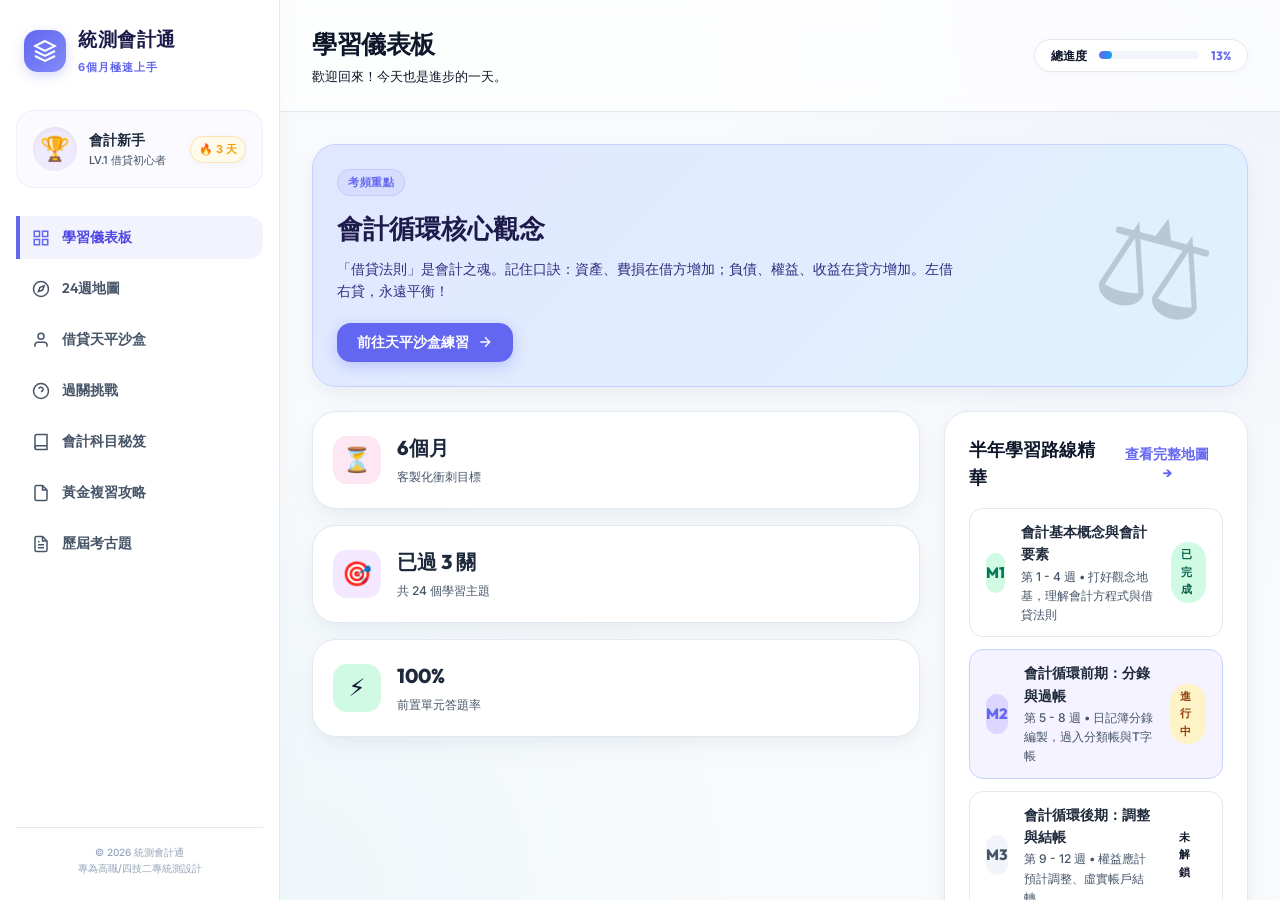
<file: index.html>
<!DOCTYPE html>
<html lang="zh-Hant">
<head>
    <meta charset="UTF-8">
    <meta name="viewport" content="width=device-width, initial-scale=1.0">
    <title>統測會計學 | 6個月零基礎快速上手互動平台</title>
    <!-- Google Fonts -->
    <link rel="preconnect" href="https://fonts.googleapis.com">
    <link rel="preconnect" href="https://fonts.gstatic.com" crossorigin>
    <link href="https://fonts.googleapis.com/css2?family=Inter:wght@300;400;500;600;700&family=Outfit:wght@400;500;600;700;800&display=swap" rel="stylesheet">
    <!-- Vanilla CSS -->
    <link rel="stylesheet" href="style.css?v=6">
</head>
<body>
    <div class="app-container">
        <!-- Sidebar Navigation -->
        <aside class="sidebar">
            <div class="brand">
                <div class="brand-icon">
                    <svg viewBox="0 0 24 24" width="24" height="24" stroke="currentColor" stroke-width="2" fill="none">
                        <path d="M12 2L2 7l10 5 10-5-10-5zM2 17l10 5 10-5M2 12l10 5 10-5"/>
                    </svg>
                </div>
                <div class="brand-text">
                    <h2>統測會計通</h2>
                    <span>6個月極速上手</span>
                </div>
            </div>
            
            <!-- User Status Card -->
            <div class="user-card">
                <div class="user-avatar">🏆</div>
                <div class="user-info">
                    <span class="user-name">會計新手</span>
                    <span class="user-level">LV.1 借貸初心者</span>
                </div>
                <div class="user-streak" title="連續學習天數">
                    <span>🔥 <strong id="streak-count">3</strong> 天</span>
                </div>
            </div>

            <!-- Nav Items -->
            <nav class="nav-menu">
                <button class="nav-btn active" data-tab="dashboard">
                    <svg viewBox="0 0 24 24" width="18" height="18" stroke="currentColor" stroke-width="2" fill="none"><rect x="3" y="3" width="7" height="7"/><rect x="14" y="3" width="7" height="7"/><rect x="14" y="14" width="7" height="7"/><rect x="3" y="14" width="7" height="7"/></svg>
                    學習儀表板
                </button>
                <button class="nav-btn" data-tab="map">
                    <svg viewBox="0 0 24 24" width="18" height="18" stroke="currentColor" stroke-width="2" fill="none"><circle cx="12" cy="12" r="10"/><path d="M16.2 7.8l-2 5.6-5.6 2 2-5.6 5.6-2z"/></svg>
                    24週地圖
                </button>
                <button class="nav-btn" data-tab="sandbox">
                    <svg viewBox="0 0 24 24" width="18" height="18" stroke="currentColor" stroke-width="2" fill="none"><path d="M20 21v-2a4 4 0 0 0-4-4H8a4 4 0 0 0-4 4v2"/><circle cx="12" cy="7" r="4"/></svg>
                    借貸天平沙盒
                </button>
                <button class="nav-btn" data-tab="quiz">
                    <svg viewBox="0 0 24 24" width="18" height="18" stroke="currentColor" stroke-width="2" fill="none"><path d="M12 22c5.523 0 10-4.477 10-10S17.523 2 12 2 2 6.477 2 12s4.477 10 10 10z"/><path d="M9.09 9a3 3 0 0 1 5.83 1c0 2-3 3-3 3"/><line x1="12" y1="17" x2="12.01" y2="17"/></svg>
                    過關挑戰
                </button>
                <button class="nav-btn" data-tab="cheat-sheet">
                    <svg viewBox="0 0 24 24" width="18" height="18" stroke="currentColor" stroke-width="2" fill="none"><path d="M4 19.5A2.5 2.5 0 0 1 6.5 17H20"/><path d="M6.5 2H20v20H6.5A2.5 2.5 0 0 1 4 19.5v-15A2.5 2.5 0 0 1 6.5 2z"/></svg>
                    會計科目秘笈
                </button>
                <button class="nav-btn" data-tab="review-notes">
                    <svg viewBox="0 0 24 24" width="18" height="18" stroke="currentColor" stroke-width="2" fill="none"><path d="M14 2H6a2 2 0 0 0-2 2v16a2 2 0 0 0 2 2h12a2 2 0 0 0 2-2V8z"/><polyline points="14 2 14 8 20 8"/></svg>
                    黃金複習攻略
                </button>
                <button class="nav-btn" data-tab="past-exams">
                    <svg viewBox="0 0 24 24" width="18" height="18" stroke="currentColor" stroke-width="2" fill="none"><path d="M14 2H6a2 2 0 0 0-2 2v16a2 2 0 0 0 2 2h12a2 2 0 0 0 2-2V8z"/><polyline points="14 2 14 8 20 8"/><line x1="16" y1="13" x2="8" y2="13"/><line x1="16" y1="17" x2="8" y2="17"/><polyline points="10 9 9 9 8 9"/></svg>
                    歷屆考古題
                </button>
            </nav>

            <div class="sidebar-footer">
                <p>© 2026 統測會計通</p>
                <p>專為高職/四技二專統測設計</p>
            </div>
        </aside>

        <!-- Main Content Area -->
        <main class="main-content">
            <!-- Header -->
            <header class="app-header">
                <div class="header-left">
                    <h1 id="page-title">學習儀表板</h1>
                    <p id="page-subtitle" class="text-secondary">歡迎回來！今天也是進步的一天。</p>
                </div>
                <div class="header-right">
                    <div class="progress-pill">
                        <span>總進度</span>
                        <div class="progress-bar-sm">
                            <div class="progress-fill-sm" style="width: 15%;"></div>
                        </div>
                        <span class="progress-text">15%</span>
                    </div>
                </div>
            </header>

            <!-- Tab Contents -->
            <div class="tab-wrapper">
                
                <!-- 1. Dashboard Tab -->
                <section id="tab-dashboard" class="tab-content active">
                    <div class="dashboard-grid">
                        
                        <!-- Welcome & Quick Tip -->
                        <div class="card card-hero">
                            <div class="card-hero-content">
                                <span class="badge badge-primary">考頻重點</span>
                                <h2>會計循環核心觀念</h2>
                                <p>「借貸法則」是會計之魂。記住口訣：資產、費損在借方增加；負債、權益、收益在貸方增加。左借右貸，永遠平衡！</p>
                                <button class="btn btn-primary btn-icon" onclick="switchTab('sandbox')">
                                    <span>前往天平沙盒練習</span>
                                    <svg viewBox="0 0 24 24" width="16" height="16" stroke="currentColor" stroke-width="2" fill="none"><line x1="5" y1="12" x2="19" y2="12"/><polyline points="12 5 19 12 12 19"/></svg>
                                </button>
                            </div>
                            <div class="card-hero-deco">⚖️</div>
                        </div>

                        <!-- Mini Stats -->
                        <div class="stats-row">
                            <div class="card stat-card">
                                <div class="stat-icon pink">⏳</div>
                                <div class="stat-data">
                                    <h3>6個月</h3>
                                    <span>客製化衝刺目標</span>
                                </div>
                            </div>
                            <div class="card stat-card">
                                <div class="stat-icon purple">🎯</div>
                                <div class="stat-data">
                                    <h3>已過 3 關</h3>
                                    <span>共 24 個學習主題</span>
                                </div>
                            </div>
                            <div class="card stat-card">
                                <div class="stat-icon green">⚡</div>
                                <div class="stat-data">
                                    <h3>100%</h3>
                                    <span>前置單元答題率</span>
                                </div>
                            </div>
                        </div>

                        <!-- 6-Month Timeline Preview -->
                        <div class="card card-timeline-preview">
                            <div class="card-header">
                                <h3>半年學習路線精華</h3>
                                <button class="btn btn-text" onclick="switchTab('map')">查看完整地圖 →</button>
                            </div>
                            <div class="timeline-summary-list">
                                <div class="timeline-sum-item completed">
                                    <div class="timeline-sum-badge">M1</div>
                                    <div class="timeline-sum-info">
                                        <h4>會計基本概念與會計要素</h4>
                                        <p>第 1 - 4 週 • 打好觀念地基，理解會計方程式與借貸法則</p>
                                    </div>
                                    <span class="status-tag success">已完成</span>
                                </div>
                                <div class="timeline-sum-item active">
                                    <div class="timeline-sum-badge">M2</div>
                                    <div class="timeline-sum-info">
                                        <h4>會計循環前期：分錄與過帳</h4>
                                        <p>第 5 - 8 週 • 日記簿分錄編製，過入分類帳與T字帳</p>
                                    </div>
                                    <span class="status-tag warning">進行中</span>
                                </div>
                                <div class="timeline-sum-item locked">
                                    <div class="timeline-sum-badge">M3</div>
                                    <div class="timeline-sum-info">
                                        <h4>會計循環後期：調整與結帳</h4>
                                        <p>第 9 - 12 週 • 權益應計預計調整、虛實帳戶結轉</p>
                                    </div>
                                    <span class="status-tag text-secondary">未解鎖</span>
                                </div>
                                <div class="timeline-sum-item locked">
                                    <div class="timeline-sum-badge">M4-M6</div>
                                    <div class="timeline-sum-info">
                                        <h4>營業稅、資產評價與模擬考</h4>
                                        <p>第 13 - 24 週 • 現金/存貨會計實務與統測總複習</p>
                                    </div>
                                    <span class="status-tag text-secondary">未解鎖</span>
                                </div>
                            </div>
                        </div>

                        <!-- Quick Practice Card -->
                        <div class="card card-quick-practice">
                            <h3>每日焦點挑戰</h3>
                            <p class="practice-text">「企業向銀行借款 $50,000 以支付貨款，這筆交易對會計方程式的影響為何？」</p>
                            <div class="practice-options">
                                <button class="btn btn-outline-primary" onclick="checkQuickAnswer(false, this)">資產增加，權益增加</button>
                                <button class="btn btn-outline-primary" onclick="checkQuickAnswer(true, this)">資產增加，負債增加</button>
                                <button class="btn btn-outline-primary" onclick="checkQuickAnswer(false, this)">資產減少，負債減少</button>
                            </div>
                            <div id="quick-feedback" class="feedback-msg"></div>
                        </div>

                    </div>
                </section>

                <!-- 2. 24-Week Map Tab -->
                <section id="tab-map" class="tab-content">
                    <div class="map-controls">
                        <div class="phase-selector">
                            <button class="btn btn-sm active" data-phase="1">Month 1-2 (基石)</button>
                            <button class="btn btn-sm" data-phase="2">Month 3-4 (核心)</button>
                            <button class="btn btn-sm" data-phase="3">Month 5-6 (衝刺)</button>
                        </div>
                        <div class="map-legend">
                            <span><span class="dot done"></span>已完成</span>
                            <span><span class="dot active"></span>進行中</span>
                            <span><span class="dot locked"></span>未解鎖</span>
                        </div>
                    </div>

                    <!-- Interactive Map Container -->
                    <div class="map-container">
                        <!-- Custom Dynamic Map Nodes (Generated by JavaScript) -->
                        <div id="map-nodes-container" class="map-nodes-container"></div>
                    </div>

                    <!-- Map Details Sidebar (Slide out on click) -->
                    <div id="map-drawer" class="map-drawer">
                        <div class="drawer-header">
                            <h3 id="drawer-title">第 5 週：分錄日記簿</h3>
                            <button class="btn-close" onclick="closeDrawer()">×</button>
                        </div>
                        <div class="drawer-body">
                            <div class="drawer-meta">
                                <span class="badge badge-purple" id="drawer-difficulty">難度: 🟢 易</span>
                                <span class="badge badge-cyan" id="drawer-exam-weight">考頻: ⭐⭐⭐⭐</span>
                            </div>
                            <p id="drawer-desc" class="drawer-desc">學習如何將交易紀錄在日記簿中，包含借貸科目判定與金額計算。這是所有分錄的基礎。</p>
                            
                            <div class="drawer-objectives">
                                <h5>🎯 本週學習重點：</h5>
                                <ul id="drawer-obj-list">
                                    <li>理解原始交易憑證與記帳憑證</li>
                                    <li>掌握日記簿格式與分錄三要素</li>
                                    <li>學會買賣業的進銷貨基本分錄</li>
                                </ul>
                            </div>
                            
                            <div class="drawer-action">
                                <button class="btn btn-primary btn-block" id="drawer-start-btn">開啟微課程與測驗</button>
                            </div>
                        </div>
                    </div>
                </section>

                <!-- 3. Balance Sandbox Tab -->
                <section id="tab-sandbox" class="tab-content">
                    <div class="sandbox-layout">
                        
                        <!-- Left Control Panel: Transactions & Journal Entries -->
                        <div class="sandbox-controls card">
                            <h3>交易分錄實作區</h3>
                            <p class="instruction-text">請選擇一筆交易，並完成借貸分錄。點擊「送出並過帳」，看看天平的平衡變化！</p>
                            
                            <!-- Transaction Selector -->
                            <div class="transaction-selector-wrapper">
                                <label for="tx-select">選擇模擬交易：</label>
                                <select id="tx-select" class="form-control">
                                    <!-- Options populated by JS -->
                                </select>
                            </div>

                            <div class="tx-description card-nested">
                                <h4 id="sandbox-tx-title">交易詳情</h4>
                                <p id="sandbox-tx-desc">請選擇一筆交易開始練習。</p>
                            </div>

                            <!-- Journal Entry Form -->
                            <div class="journal-entry-form">
                                <h4>記帳分錄 (Journal Entry)</h4>
                                
                                <!-- Debit Row -->
                                <div class="entry-row debit-row">
                                    <span class="row-label debit">借 (Dr.)</span>
                                    <select class="form-control account-select" id="debit-account">
                                        <option value="">選擇會計科目...</option>
                                    </select>
                                    <input type="number" class="form-control amount-input" id="debit-amount" placeholder="金額" min="1">
                                </div>
                                
                                <!-- Credit Row -->
                                <div class="entry-row credit-row">
                                    <span class="row-label credit">貸 (Cr.)</span>
                                    <select class="form-control account-select" id="credit-account">
                                        <option value="">選擇會計科目...</option>
                                    </select>
                                    <input type="number" class="form-control amount-input" id="credit-amount" placeholder="金額" min="1">
                                </div>

                                <div class="sandbox-actions">
                                    <button class="btn btn-outline-secondary" onclick="resetSandbox()">清除重填</button>
                                    <button class="btn btn-primary" id="btn-post-entry">送出並過帳 ⚡</button>
                                </div>
                            </div>
                            
                            <!-- Sandbox Alert Message -->
                            <div id="sandbox-message" class="sandbox-message hidden">
                                <h4>🎉 借貸平衡且正確！</h4>
                                <p>過帳完成，資金已成功流入對應科目！</p>
                            </div>
                        </div>

                        <!-- Right Interactive Visuals: Balance Scale & T-Accounts -->
                        <div class="sandbox-visuals">
                            
                            <!-- 1. Dynamic Accounting Equation Scale -->
                            <div class="scale-section card">
                                <div class="scale-header">
                                    <h3>會計方程式動態天平</h3>
                                    <div class="equation-display">
                                        <span class="eq-term asset">資產 (Assets)</span>
                                        <span class="eq-operator">=</span>
                                        <span class="eq-term liability">負債 (Liabilities)</span>
                                        <span class="eq-operator">+</span>
                                        <span class="eq-term equity">權益 (Equity)</span>
                                    </div>
                                </div>

                                <!-- The Physical Scale SVG/CSS animation -->
                                <div class="scale-container">
                                    <div id="accounting-scale" class="scale-device">
                                        <!-- Pivot Base -->
                                        <div class="scale-base"></div>
                                        <!-- Central Beam -->
                                        <div class="scale-beam" id="scale-beam">
                                            <!-- Left Hanger -->
                                            <div class="scale-hanger hanger-left">
                                                <div class="scale-pan pan-left" id="pan-left">
                                                    <span class="pan-title">借方 (Dr.)<br><strong>資產總額</strong></span>
                                                    <span class="pan-value" id="val-assets">$100,000</span>
                                                </div>
                                            </div>
                                            <!-- Right Hanger -->
                                            <div class="scale-hanger hanger-right">
                                                <div class="scale-pan pan-right" id="pan-right">
                                                    <span class="pan-title">貸方 (Cr.)<br><strong>負債 + 權益</strong></span>
                                                    <span class="pan-value" id="val-liab-equity">$100,000</span>
                                                </div>
                                            </div>
                                        </div>
                                    </div>
                                </div>
                                <div class="scale-status-bar text-center">
                                    <span class="status-indicator" id="scale-status">⚖️ 目前方程式平衡</span>
                                </div>
                            </div>

                            <!-- 2. Dynamic T-Accounts -->
                            <div class="t-accounts-section card">
                                <h3>過帳分類帳 (T-Accounts)</h3>
                                <div class="t-accounts-grid" id="t-accounts-grid">
                                    <!-- Dynamic T-Accounts generated by JS -->
                                </div>
                            </div>

                        </div>
                    </div>
                </section>

                <!-- 4. Quiz Tab -->
                <section id="tab-quiz" class="tab-content">
                    <div class="quiz-container card">
                        <div class="quiz-header">
                            <span class="quiz-progress-label">問題 <span id="current-question-num">1</span> / <span id="total-questions-num">5</span></span>
                            <div class="quiz-score-pill">🔥 分數: <span id="quiz-score">0</span></div>
                        </div>

                        <!-- Quiz Body -->
                        <div class="quiz-card-wrapper">
                            <div class="quiz-question-card" id="quiz-question-card">
                                <h3 id="quiz-question-text">載入中...</h3>
                                <div class="quiz-options-list" id="quiz-options-list">
                                    <!-- Options populated by JS -->
                                </div>
                            </div>
                        </div>

                        <!-- Quiz Navigation / Feedback -->
                        <div class="quiz-footer">
                            <div id="quiz-feedback-box" class="quiz-feedback-box hidden">
                                <h4 id="quiz-feedback-title">正確！</h4>
                                <p id="quiz-feedback-text">詳細說明內容...</p>
                                <button class="btn btn-primary" id="btn-next-question">下一題 →</button>
                            </div>
                        </div>
                    </div>
                </section>

                <!-- 5. Cheat Sheet Tab -->
                <section id="tab-cheat-sheet" class="tab-content">
                    <div class="cheatsheet-container">
                        
                        <!-- Search & Filter Header -->
                        <div class="cheatsheet-header card">
                            <h3>統測會計學必背科目秘笈</h3>
                            <p>依據最新會計準則，整理統測必考的五大類會計科目及其借貸方向。</p>
                            <div class="cheatsheet-control-row">
                                <div class="search-box">
                                    <input type="text" id="subject-search" class="form-control" placeholder="輸入會計科目名稱、代碼或借貸方向進行搜尋...">
                                </div>
                                <div class="mode-toggle-pill">
                                    <button class="toggle-btn active" id="btn-mode-list" onclick="toggleCheatsheetMode('list')">📋 清單檢索</button>
                                    <button class="toggle-btn" id="btn-mode-flashcard" onclick="toggleCheatsheetMode('flashcard')">🃏 卡牌複習</button>
                                </div>
                            </div>
                        </div>

                        <!-- 1. List View Container -->
                        <div id="cheatsheet-list-view" class="cheatsheet-list-view">
                            <!-- 5 Category Cards Grid -->
                            <div class="cheatsheet-grid">
                                
                                <!-- 1. Assets -->
                                <div class="card category-card border-assets">
                                    <div class="category-header bg-assets">
                                        <h4>資產類 (Assets)</h4>
                                        <span class="direction-badge">借方 (Dr.) 增加</span>
                                    </div>
                                    <div class="subject-list" id="list-assets">
                                        <!-- Populated by JS -->
                                    </div>
                                </div>

                                <!-- 2. Liabilities -->
                                <div class="card category-card border-liabilities">
                                    <div class="category-header bg-liabilities">
                                        <h4>負債類 (Liabilities)</h4>
                                        <span class="direction-badge">貸方 (Cr.) 增加</span>
                                    </div>
                                    <div class="subject-list" id="list-liabilities">
                                        <!-- Populated by JS -->
                                    </div>
                                </div>

                                <!-- 3. Equity -->
                                <div class="card category-card border-equity">
                                    <div class="category-header bg-equity">
                                        <h4>權益類 (Equity)</h4>
                                        <span class="direction-badge">貸方 (Cr.) 增加</span>
                                    </div>
                                    <div class="subject-list" id="list-equity">
                                        <!-- Populated by JS -->
                                    </div>
                                </div>

                                <!-- 4. Revenue -->
                                <div class="card category-card border-revenue">
                                    <div class="category-header bg-revenue">
                                        <h4>收益類 (Revenue)</h4>
                                        <span class="direction-badge">貸方 (Cr.) 增加</span>
                                    </div>
                                    <div class="subject-list" id="list-revenue">
                                        <!-- Populated by JS -->
                                    </div>
                                </div>

                                <!-- 5. Expense -->
                                <div class="card category-card border-expense">
                                    <div class="category-header bg-expense">
                                        <h4>費損類 (Expenses)</h4>
                                        <span class="direction-badge">借方 (Dr.) 增加</span>
                                    </div>
                                    <div class="subject-list" id="list-expense">
                                        <!-- Populated by JS -->
                                    </div>
                                </div>

                            </div>
                        </div>

                        <!-- 2. Flashcard View Container -->
                        <div id="flashcard-view" class="flashcard-view hidden">
                            <div class="flashcard-card-wrapper">
                                <div class="flashcard" id="flashcard-container" onclick="flipFlashcard()">
                                    <div class="flashcard-inner" id="flashcard-inner">
                                        <!-- Front -->
                                        <div class="flashcard-front" id="flashcard-front">
                                            <div class="flashcard-category" id="flashcard-front-cat">資產類</div>
                                            <div class="flashcard-code" id="flashcard-front-code">1101</div>
                                            <div class="flashcard-name" id="flashcard-front-name">現金</div>
                                            <div class="flashcard-flip-hint">🔄 點擊卡牌翻面</div>
                                        </div>
                                        <!-- Back -->
                                        <div class="flashcard-back" id="flashcard-back">
                                            <div class="flashcard-back-header">
                                                <span class="badge" id="flashcard-back-badge">資產類</span>
                                                <h4 id="flashcard-back-name">現金 [1101]</h4>
                                            </div>
                                            <div class="flashcard-back-body">
                                                <p class="flashcard-desc" id="flashcard-back-desc">手存現金、銀行存款、零用金等可隨時支用的資金。</p>
                                                <div class="flashcard-rules">
                                                    <h5>📈 借貸記帳增減法則：</h5>
                                                    <p class="rule-debit" id="flashcard-back-debit">借方 (Dr. 左) ➔ ➕ 增加</p>
                                                    <p class="rule-credit" id="flashcard-back-credit">貸方 (Cr. 右) ➔ ➖ 減少</p>
                                                </div>
                                            </div>
                                            <div class="flashcard-flip-hint">🔄 點擊卡牌翻面</div>
                                        </div>
                                    </div>
                                </div>
                            </div>
                            <div class="flashcard-controls">
                                <button class="btn btn-outline-secondary" id="btn-flashcard-prev" onclick="prevFlashcard()">◀ 上一張</button>
                                <span class="flashcard-progress" id="flashcard-progress">1 / 19</span>
                                <button class="btn btn-outline-secondary" id="btn-flashcard-random" onclick="randomFlashcard()">🎲 隨機抽卡</button>
                                <button class="btn btn-primary" id="btn-flashcard-next" onclick="nextFlashcard()">下一張 ▶</button>
                            </div>
                        </div>
                    </div>
                </section>

                <!-- 6. Golden Review Notes Tab -->
                <section id="tab-review-notes" class="tab-content">
                    <div class="review-notes-container">
                        
                        <!-- Teacher Intro Hero Card -->
                        <div class="card card-hero card-hero-golden">
                            <div class="card-hero-content">
                                <span class="badge badge-golden">📘 總複習正課強烈搭配</span>
                                <h2>116統測總複習：會計學核心重點攻略</h2>
                                <p>本攻略精準搭配<strong>黃蓉老師授課的「116統測總複習—會計學」</strong>（12 個單元，約 30 小時）。為你重組高職三年核心考                        <!-- 12 Chapters Accordion Container -->
                        <div class="accordion-list">
                            
                            <!-- CH 1 -->
                            <div class="accordion-item card" id="ch-1-card">
                                <div class="accordion-header" onclick="toggleAccordion('ch-1-card')">
                                    <div class="header-left">
                                        <span class="ch-badge">CH 1</span>
                                        <h4>會計基本概念與法則</h4>
                                    </div>
                                    <div class="header-right">
                                        <span class="badge badge-success">難度: 🟢 易</span>
                                        <span class="badge badge-purple">考頻: ★★</span>
                                        <span class="chevron">▼</span>
                                    </div>
                                </div>
                                <div class="accordion-body">
                                    <div class="bullet-list">
                                        <h5>📌 統測超級命題重點：</h5>
                                        <ul>
                                            <li><b>會計基本假設</b>：區分「企業個體假設」（老闆跟公司帳要分開）與「繼續經營假設」（資產才可以用歷史成本計價）。</li>
                                            <li><b>會計要素</b>：資產 (Assets)、負債 (Liabilities)、權益 (Equity)、收益 (Revenue)、費損 (Expenses)。</li>
                                        </ul>
                                    </div>

                                    <h5>📊 概念與結構圖解：</h5>
                                    <div class="concept-chart">
             【 會計恆等式天平 】
                    /     \
                   /       \
             [資產總額] ＝ [負債 ＋ 權益]
             ==========   ==============
             借方 (Dr.)     貸方 (Cr.)</div>

                                    <div class="rong-formula-card">
                                        <h5>✨ 核心公式：</h5>
                                        <div class="math-formula">資產 (Assets) = 負債 (Liabilities) + 權益 (Equity)</div>
                                        <div class="math-formula">期末權益 = 期初權益 + 業主投資 - 業主提取 + 本期淨利</div>
                                    </div>

                                    <div class="pitfall-box">
                                        <h5>⚠️ 解題盲點：</h5>
                                        <p>初學者極易混淆預付費用（資產）與預收收入（負債）的增加方向！記住：預收為負債（貸方增加），預付為資產（借方增加）。</p>
                                    </div>
                                    <div class="accordion-actions">
                                        <a href="https://www.twstudy.com/course_info/1cf656b3d7c8ca81/606ea9402269b243" target="_blank" class="btn btn-outline-secondary btn-sm btn-video" style="margin-right: auto; text-decoration: none;">📺 觀看此章正課影片</a>
                                        <button class="btn btn-primary btn-sm" onclick="jumpToTab('sandbox', 'tx-1')">👉 前往借貸天平練習：業主資本創立分錄</button>
                                    </div>
                                </div>
                            </div>

                            <!-- CH 2 -->
                            <div class="accordion-item card" id="ch-2-card">
                                <div class="accordion-header" onclick="toggleAccordion('ch-2-card')">
                                    <div class="header-left">
                                        <span class="ch-badge">CH 2</span>
                                        <h4>會計程序</h4>
                                    </div>
                                    <div class="header-right">
                                        <span class="badge badge-success">難度: 🟢 易</span>
                                        <span class="badge badge-purple">考頻: ★★★</span>
                                        <span class="chevron">▼</span>
                                    </div>
                                </div>
                                <div class="accordion-body">
                                    <div class="bullet-list">
                                        <h5>📌 統測超級命題重點：</h5>
                                        <ul>
                                            <li><b>會計循環完整步驟</b>：分錄 ➔ 過帳 ➔ 試算 ➔ 調整 ➔ 結帳 ➔ 編表（前三個平時做，後三個期末做）。</li>
                                            <li><b>試算表的局限性</b>：統測極常考「哪些錯誤是試算表<b>發現不了（依然借貸平衡）</b>的？」。</li>
                                        </ul>
                                    </div>

                                    <h5>📊 概念與結構圖解：</h5>
                                    <div class="concept-chart">
             【 試算表天平 】
                    /     \
                   /       \
             [借方總額]  ＝  [貸方總額]  ──> 天平依然平衡！
             =========================
             ※ 天平抓不到的隱形錯誤：
             1. 漏記整筆分錄（兩邊都沒放）
             2. 重複登記分錄（兩邊都放兩次）
             3. 科目用錯（該借 A 卻借了 B，但方向與金額沒錯）
             4. 借貸方向同時顛倒（張冠李戴）</div>

                                    <div class="pitfall-box">
                                        <h5>⚠️ 解題盲點：</h5>
                                        <p>漏記整筆交易或將「租金費用」誤記為「水電費」時，借方與貸方總金額仍相等。試算表仍會平衡，這類錯誤無法在試算表檢出！</p>
                                    </div>
                                    <div class="accordion-actions">
                                        <a href="https://www.twstudy.com/course_info/1cf656b3d7c8ca81/606ea9402269b243" target="_blank" class="btn btn-outline-secondary btn-sm btn-video" style="margin-right: auto; text-decoration: none;">📺 觀看此章正課影片</a>
                                        <button class="btn btn-primary btn-sm" onclick="jumpToTab('sandbox', 'tx-2')">👉 前往天平沙盒練習：購入設備分錄</button>
                                    </div>
                                </div>
                            </div>

                            <!-- CH 3 -->
                            <div class="accordion-item card" id="ch-3-card">
                                <div class="accordion-header" onclick="toggleAccordion('ch-3-card')">
                                    <div class="header-left">
                                        <span class="ch-badge">CH 3</span>
                                        <h4>期末會計程序（★最容易失分章節）</h4>
                                    </div>
                                    <div class="header-right">
                                        <span class="badge badge-warning">難度: 🟡 中</span>
                                        <span class="badge badge-danger">考頻: ★★★★★</span>
                                        <span class="chevron">▼</span>
                                    </div>
                                </div>
                                <div class="accordion-body">
                                    <div class="bullet-list">
                                        <h5>📌 統測超級命題重點：</h5>
                                        <ul>
                                            <li><b>會計基礎轉換</b>：現金收付制（看現金收付點）與應計制/權責發生制（看權責歸屬點）的雙向金額轉換。</li>
                                            <li><b>調整與期初迴轉</b>：
                                                <ul>
                                                    <li>先實後虛法與先虛後實法的期末調整金額與分錄截然不同。</li>
                                                    <li>迴轉口訣：<b>只有「應收項目、應付項目」以及「先實後虛法下的預收、預付項目」在期初可以迴轉。</b></li>
                                                </ul>
                                            </li>
                                        </ul>
                                    </div>

                                    <h5>📊 概念與結構圖解：</h5>
                                    <div class="concept-chart">
             【 應計制與現金制轉換邏輯 】
    應計制收入 ＝ 現金制收入 － 期初預收 ＋ 期末預收 ＋ 期初應收 － 期末應收
    應計制費用 ＝ 現金制費用 － 期初預付 ＋ 期末預付 ＋ 期初應付 － 期末應付
             ------------------------------------------
             【 期初迴轉分錄四字訣 】
             1. 應收、應付項目 ──> 可迴轉
             2. 先虛後實項目   ──> 可迴轉
             3. 先實後虛項目   ──> 絕對不可迴轉！</div>

                                    <div class="pitfall-box">
                                        <h5>⚠️ 解題盲點：</h5>
                                        <p>預收、預付若平時採「先虛後實法」（平時記為收入或費用），其期初<b>絕對不能</b>作迴轉分錄。記住口訣：虛記法期初不迴轉！</p>
                                    </div>
                                    <div class="accordion-actions">
                                        <a href="https://www.twstudy.com/course_info/1cf656b3d7c8ca81/606ea9402269b243" target="_blank" class="btn btn-outline-secondary btn-sm btn-video" style="margin-right: auto; text-decoration: none;">📺 觀看此章正課影片</a>
                                        <button class="btn btn-primary btn-sm" onclick="jumpToTab('quiz')">👉 前往過關挑戰：挑戰期末調整真題</button>
                                    </div>
                                </div>
                            </div>

                            <!-- CH 4 -->
                            <div class="accordion-item card" id="ch-4-card">
                                <div class="accordion-header" onclick="toggleAccordion('ch-4-card')">
                                    <div class="header-left">
                                        <span class="ch-badge">CH 4</span>
                                        <h4>加值型營業稅</h4>
                                    </div>
                                    <div class="header-right">
                                        <span class="badge badge-success">難度: 🟢 易</span>
                                        <span class="badge badge-purple">考頻: ★★★</span>
                                        <span class="chevron">▼</span>
                                    </div>
                                </div>
                                <div class="accordion-body">
                                    <div class="bullet-list">
                                        <h5>📌 統測超級命題重點：</h5>
                                        <ul>
                                            <li><b>營業稅申報公式</b>：銷項稅額減進項稅額決定應納或留抵。</li>
                                            <li><b>進項稅額不可扣抵項目</b>：交際應酬、酬勞員工、購買乘人小客車。這三類交易取得的進項稅額不能扣抵銷項稅額。</li>
                                        </ul>
                                    </div>

                                    <h5>📊 概念與結構圖解：</h5>
                                    <div class="concept-chart">
             【 營業稅金三角 】
              銷項稅額 ＞ 進項稅額 ──> 應納稅額 (流動負債)
              進項稅額 ＞ 銷項稅額 ──> 留抵稅額 (流動資產)
             ------------------------------------------
             ※ 記住！不可扣抵的進項稅額取得時：
             直接借記對應費用/資產成本，絕不可記入「進項稅額」！</div>

                                    <div class="rong-formula-card">
                                        <h5>✨ 核心公式：</h5>
                                        <div class="math-formula">銷項稅額 - 進項稅額 = 應納稅額 (正值) 或 留抵稅額 (負值)</div>
                                    </div>

                                    <div class="pitfall-box">
                                        <h5>⚠️ 解題盲點：</h5>
                                        <p>不可扣抵的進項稅額在記帳時，應直接轉入對應資產或費用的成本（如交際費、運輸設備成本），絕對不可記入「進項稅額」科目！</p>
                                    </div>
                                    <div class="accordion-actions">
                                        <a href="https://www.twstudy.com/course_info/1cf656b3d7c8ca81/606ea9402269b243" target="_blank" class="btn btn-outline-secondary btn-sm btn-video" style="margin-right: auto; text-decoration: none;">📺 觀看此章正課影片</a>
                                        <button class="btn btn-primary btn-sm" onclick="jumpToTab('quiz')">👉 前往過關挑戰：挑戰營業稅真題</button>
                                    </div>
                                </div>
                            </div>

                            <!-- CH 5 -->
                            <div class="accordion-item card" id="ch-5-card">
                                <div class="accordion-header" onclick="toggleAccordion('ch-5-card')">
                                    <div class="header-left">
                                        <span class="ch-badge">CH 5</span>
                                        <h4>現金</h4>
                                    </div>
                                    <div class="header-right">
                                        <span class="badge badge-warning">難度: 🟡 中</span>
                                        <span class="badge badge-danger">考頻: ★★★圍欄級核心</span>
                                        <span class="chevron">▼</span>
                                    </div>
                                </div>
                                <div class="accordion-body">
                                    <div class="bullet-list">
                                        <h5>📌 統測超級命題重點：</h5>
                                        <ul>
                                            <li><b>定額零用金制度</b>：設置與撥補。只有在「設立」或「改變定額額度」時才會用到「零用金」科目，平時報銷不作分錄，直到撥補或期末才記入費用並貸記現金。</li>
                                            <li><b>銀行存款調節表</b>：精準歸類兩帳調節項目。</li>
                                        </ul>
                                    </div>

                                    <h5>📊 概念與結構圖解：</h5>
                                    <div class="concept-chart">
             【 銀行存款調節表加減十字架 】
          【 公司帳餘額 】                    【 銀行帳餘額 】
      (＋) 銀行代收票據、利息收入         (＋) 在途存款
      (－) 銀行手續費、退票 (NSF)        (－) 未兌現支票 (扣除保付支票)
      (±) 公司記帳錯誤                    (±) 銀行記帳錯誤
     -----------------------------------------------------------
     ※ 記住！只有「公司帳」的調節項目需要作期末更正調整分錄！</div>

                                    <div class="rong-formula-card">
                                        <h5>✨ 核心公式：</h5>
                                        <div class="math-formula">正確餘額 = 公司帳餘額 + 銀行代收票據 - 手續費 - 退票</div>
                                        <div class="math-formula">正確餘額 = 銀行帳餘額 + 在途存款 - 未兌現支票</div>
                                    </div>

                                    <div class="pitfall-box">
                                        <h5>⚠️ 解題盲點：</h5>
                                        <p>未兌現支票中若含有保付支票，或已通知受款人但受款人尚未領取之支票，調節時需特別小心剔除，不可盲目全扣！</p>
                                    </div>
                                    <div class="accordion-actions">
                                        <a href="https://www.twstudy.com/course_info/1cf656b3d7c8ca81/606ea9402269b243" target="_blank" class="btn btn-outline-secondary btn-sm btn-video" style="margin-right: auto; text-decoration: none;">📺 觀看此章正課影片</a>
                                        <button class="btn btn-primary btn-sm" onclick="jumpToTab('quiz')">👉 前往過關挑戰：挑戰調節表真題</button>
                                    </div>
                                </div>
                            </div>

                            <!-- CH 6 -->
                            <div class="accordion-item card" id="ch-6-card">
                                <div class="accordion-header" onclick="toggleAccordion('ch-6-card')">
                                    <div class="header-left">
                                        <span class="ch-badge">CH 6</span>
                                        <h4>應收款項</h4>
                                    </div>
                                    <div class="header-right">
                                        <span class="badge badge-warning">難度: 🟡 中</span>
                                        <span class="badge badge-danger">考頻: ★★★★★</span>
                                        <span class="chevron">▼</span>
                                    </div>
                                </div>
                                <div class="accordion-body">
                                    <div class="bullet-list">
                                        <h5>📌 統測超級命題重點：</h5>
                                        <ul>
                                            <li><b>呆帳提列與沖銷</b>：沖銷呆帳分錄（借：備抵損失，貸：應收帳款）<b>不影響</b>應收帳款的帳面價值（淨值）。</li>
                                            <li><b>應收票據貼現三步驟</b>：到期值 ➔ 貼現息 ➔ 實收現金。</li>
                                        </ul>
                                    </div>

                                    <h5>📊 概念與結構圖解：</h5>
                                    <div class="concept-chart">
             【 沖銷呆帳不影響帳面價值的秘密 】
         沖銷前：應收帳款 $100,000 － 備抵損失 $5,000 ＝ 帳面淨值 $95,000
         沖銷時：借記備抵損失 $2,000，貸記應收帳款 $2,000
         沖銷後：應收帳款 $98,000 ── 備抵損失 $3,000 ＝ 帳面淨值 $95,000 (不變！)</div>

                                    <div class="rong-formula-card">
                                        <h5>✨ 核心公式：</h5>
                                        <div class="math-formula">1. 到期值 = 面值 + 全期利息 (附息票據)</div>
                                        <div class="math-formula">2. 貼現息 = 到期值 × 貼現率 × (貼現天數 / 365)</div>
                                        <div class="math-formula">3. 實收現金 (貼現值) = 到期值 - 貼現息</div>
                                    </div>

                                    <div class="pitfall-box">
                                        <h5>⚠️ 解題盲點：</h5>
                                        <p>沖銷呆帳分錄（借：備抵損失，貸：應收帳款）因同時等額減少了應收帳款與其抵銷科目，兩者相減的「帳面價值」完全不變，統測極愛出此判斷題！</p>
                                    </div>
                                    <div class="accordion-actions">
                                        <a href="https://www.twstudy.com/course_info/1cf656b3d7c8ca81/606ea9402269b243" target="_blank" class="btn btn-outline-secondary btn-sm btn-video" style="margin-right: auto; text-decoration: none;">📺 觀看此章正課影片</a>
                                        <button class="btn btn-primary btn-sm" onclick="jumpToTab('quiz')">👉 前往過關挑戰：挑戰票據貼現實戰</button>
                                    </div>
                                </div>
                            </div>

                            <!-- CH 7 -->
                            <div class="accordion-item card" id="ch-7-card">
                                <div class="accordion-header" onclick="toggleAccordion('ch-7-card')">
                                    <div class="header-left">
                                        <span class="ch-badge">CH 7</span>
                                        <h4>存貨（★★三大魔王章節之一）</h4>
                                    </div>
                                    <div class="header-right">
                                        <span class="badge badge-danger">難度: 🔴 難</span>
                                        <span class="badge badge-danger">考頻: ★★★★★</span>
                                        <span class="chevron">▼</span>
                                    </div>
                                </div>
                                <div class="accordion-body">
                                    <div class="bullet-list">
                                        <h5>📌 統測超級命題重點：</h5>
                                        <ul>
                                            <li><b>在途物資歸屬</b>：起運點交貨（運送中即屬買方存貨）與目的地交貨（送達前仍屬賣方存貨）。</li>
                                            <li><b>存貨錯誤影響</b>：存貨的錯誤會像骨牌一樣影響淨利。</li>
                                        </ul>
                                    </div>

                                    <h5>📊 概念與結構圖解：</h5>
                                    <div class="reaction-flow">
                                        <div class="reaction-step">期末存貨高估 (↑)</div>
                                        <div class="reaction-arrow">──></div>
                                        <div class="reaction-step" style="color:#ef4444; background:#fff5f5;">銷貨成本低估 (↓)</div>
                                        <div class="reaction-arrow">──></div>
                                        <div class="reaction-step">本期淨利高估 (↑)</div>
                                        <div class="reaction-arrow">──></div>
                                        <div class="reaction-step">保留盈餘高估 (↑)</div>
                                    </div>
                                    <div class="concept-chart">
             【 到了下一期（自動抵銷） 】
             初存高估 (↑) ──> 銷貨成本高估 (↑) ──> 淨利低估 (↓) ──> 兩期淨利自動抵銷！</div>

                                    <div class="rong-formula-card">
                                        <h5>✨ 核心公式：</h5>
                                        <div class="math-formula">期初存貨 + 本期進貨 - 期末存貨 = 銷貨成本</div>
                                    </div>

                                    <div class="pitfall-box">
                                        <h5>⚠️ 解題盲點：</h5>
                                        <p>目的地交貨的在途物資，在尚未到達買方倉庫前，所有權仍歸賣方。買方期末實地盤點時不可將其計入存貨，否則將導致存貨高估！</p>
                                    </div>
                                    <div class="accordion-actions">
                                        <a href="https://www.twstudy.com/course_info/1cf656b3d7c8ca81/606ea9402269b243" target="_blank" class="btn btn-outline-secondary btn-sm btn-video" style="margin-right: auto; text-decoration: none;">📺 觀看此章正課影片</a>
                                        <button class="btn btn-primary btn-sm" onclick="jumpToTab('quiz')">👉 前往過關挑戰：挑戰存貨評價考題</button>
                                    </div>
                                </div>
                            </div>

                            <!-- CH 8 -->
                            <div class="accordion-item card" id="ch-8-card">
                                <div class="accordion-header" onclick="toggleAccordion('ch-8-card')">
                                    <div class="header-left">
                                        <span class="ch-badge">CH 8</span>
                                        <h4>投資</h4>
                                    </div>
                                    <div class="header-right">
                                        <span class="badge badge-warning">難度: 🟡 中</span>
                                        <span class="badge badge-purple">考頻: ★★★★</span>
                                        <span class="chevron">▼</span>
                                    </div>
                                </div>
                                <div class="accordion-body">
                                    <div class="bullet-list">
                                        <h5>📌 統測超級命題重點：</h5>
                                        <ul>
                                            <li><b>FVTPL 金融資產</b>：
                                                <ul>
                                                    <li>購入交易手續費：必須直接列為「手續費費用」（當期費用），<b>不得</b>計入資產取得成本！</li>
                                                    <li>期末評價：按公允價值調整，變動列入「金融資產評價損益」（當期損益）。</li>
                                                </ul>
                                            </li>
                                        </ul>
                                    </div>

                                    <h5>📊 概念與結構圖解：</h5>
                                    <div class="concept-chart">
             【 FVTPL 金融資產處理規則 】
             1. 購入時：借：金融資產 (按公允價值)，借：手續費費用，貸：現金
             2. 期末時：借/貸：金融資產，貸/借：金融資產評價損益 (損益表科目)
             3. 出售時：處分損益 ＝ 售價 － 出售前帳面價值</div>

                                    <div class="pitfall-box">
                                        <h5>⚠️ 解題盲點：</h5>
                                        <p>購入 FVTPL 股票的手續費是直接費用化。但如果購置不動產、廠房及設備 (PP&E) 的運費、安裝費等手續費，則必須資本化計入成本，此兩者常混合出題！</p>
                                    </div>
                                    <div class="accordion-actions">
                                        <a href="https://www.twstudy.com/course_info/1cf656b3d7c8ca81/606ea9402269b243" target="_blank" class="btn btn-outline-secondary btn-sm btn-video" style="margin-right: auto; text-decoration: none;">📺 觀看此章正課影片</a>
                                        <button class="btn btn-primary btn-sm" onclick="jumpToTab('quiz')">👉 前往過關挑戰：挑戰金融資產真題</button>
                                    </div>
                                </div>
                            </div>

                            <!-- CH 9 -->
                            <div class="accordion-item card" id="ch-9-card">
                                <div class="accordion-header" onclick="toggleAccordion('ch-9-card')">
                                    <div class="header-left">
                                        <span class="ch-badge">CH 9</span>
                                        <h4>長期營業用資產（不動產、廠房及設備）</h4>
                                    </div>
                                    <div class="header-right">
                                        <span class="badge badge-danger">難度: 🔴 難</span>
                                        <span class="badge badge-danger">考頻: ★★★★★</span>
                                        <span class="chevron">▼</span>
                                    </div>
                                </div>
                                <div class="accordion-body">
                                    <div class="bullet-list">
                                        <h5>📌 統測超級命題重點：</h5>
                                        <ul>
                                            <li><b>原始成本資本化</b>：達到「可供使用狀態與地點」前的一切必要合理支出均應資本化。</li>
                                            <li><b>折舊後續衡量</b>：
                                                <ul>
                                                    <li>雙倍餘額遞減法：折舊額 = 期初帳面價值 × (2 / 耐用年限)（第一年不扣除殘值）。</li>
                                                    <li>年數合計法：折舊額 = (成本 - 殘值) × 當期可用年數 / 年數合計。</li>
                                                </ul>
                                            </li>
                                        </ul>
                                    </div>

                                    <h5>📊 概念與結構圖解：</h5>
                                    <div class="concept-chart">
             【 兩大折舊方法記憶卡 】
             1. 年數合計法：折舊基數為【可折舊成本 = 成本 - 殘值】 (固定不變)
                           折舊率逐期遞減，分子為剩餘耐用年數。
             2. 雙倍餘額法：折舊基數為【期初帳面價值 = 成本 - 累計折舊】 (逐期變小)
                           折舊率為【2 / N】固定不變，第一年不扣除殘值！</div>

                                    <div class="rong-formula-card">
                                        <h5>✨ 核心公式：</h5>
                                        <div class="math-formula">年數合計 = 1 + 2 + ... + N = N × (N + 1) / 2</div>
                                        <div class="math-formula">雙倍餘額法第一年折舊 = 成本 × (2 / N)</div>
                                    </div>

                                    <div class="pitfall-box">
                                        <h5>⚠️ 解題盲點：</h5>
                                        <p>雙倍餘額遞減法計算折舊雖然不扣殘值，但最後一年折舊是「倒擠」出來的（折舊額 = 折舊前帳面價值 - 殘值），絕對不能直接再乘折舊率！</p>
                                    </div>
                                    <div class="accordion-actions">
                                        <a href="https://www.twstudy.com/course_info/1cf656b3d7c8ca81/606ea9402269b243" target="_blank" class="btn btn-outline-secondary btn-sm btn-video" style="margin-right: auto; text-decoration: none;">📺 觀看此章正課影片</a>
                                        <button class="btn btn-primary btn-sm" onclick="jumpToTab('sandbox', 'tx-2')">👉 前往天平沙盒練習：設備購入分錄</button>
                                    </div>
                                </div>
                            </div>

                            <!-- CH 10 -->
                            <div class="accordion-item card" id="ch-10-card">
                                <div class="accordion-header" onclick="toggleAccordion('ch-10-card')">
                                    <div class="header-left">
                                        <span class="ch-badge">CH 10</span>
                                        <h4>長期營業用資產（無形與生物資產）</h4>
                                    </div>
                                    <div class="header-right">
                                        <span class="badge badge-warning">難度: 🟡 中</span>
                                        <span class="badge badge-purple">考頻: ★★★</span>
                                        <span class="chevron">▼</span>
                                    </div>
                                </div>
                                <div class="accordion-body">
                                    <div class="bullet-list">
                                        <h5>📌 統測超級命題重點：</h5>
                                        <ul>
                                            <li><b>研究發展支出</b>：研究階段所有支出一律費用化；發展階段符合資本化條件的支出，方可資本化為無形資產。</li>
                                            <li><b>商譽</b>：企業<b>內部自行產生的商譽絕對不可認列</b>！只有在併購時，且支付價格大於可辨認淨資產公允價值時，才能認列商譽。</li>
                                        </ul>
                                    </div>

                                    <h5>📊 概念與結構圖解：</h5>
                                    <div class="concept-chart">
             【 研發支出處理流程 】
             研究階段 ──> 一律列為「研究發展費用」 (當期費用)
             發展階段 ──> 滿足特定資本化條件 ──> 資本化為「電腦軟體」等無形資產
                       └─> 未滿足特定條件   ──> 列為「研究發展費用」</div>

                                    <div class="rong-formula-card">
                                        <h5>✨ 核心公式：</h5>
                                        <div class="math-formula">外購商譽 = 合併支付對價 - 取得可辨認淨資產公允價值</div>
                                    </div>

                                    <div class="pitfall-box">
                                        <h5>⚠️ 解題盲點：</h5>
                                        <p>專利權訴訟得勝時的法律規費可資本化，但如果是自行研究發明的工程師薪資，在研究階段只能作費用，不可列入資產成本！</p>
                                    </div>
                                    <div class="accordion-actions">
                                        <a href="https://www.twstudy.com/course_info/1cf656b3d7c8ca81/606ea9402269b243" target="_blank" class="btn btn-outline-secondary btn-sm btn-video" style="margin-right: auto; text-decoration: none;">📺 觀看此章正課影片</a>
                                        <button class="btn btn-primary btn-sm" onclick="jumpToTab('quiz')">👉 前往過關挑戰：挑戰無形資產真題</button>
                                    </div>
                                </div>
                            </div>

                            <!-- CH 11 -->
                            <div class="accordion-item card" id="ch-11-card">
                                <div class="accordion-header" onclick="toggleAccordion('ch-11-card')">
                                    <div class="header-left">
                                        <span class="ch-badge">CH 11</span>
                                        <h4>負債</h4>
                                    </div>
                                    <div class="header-right">
                                        <span class="badge badge-warning">難度: 🟡 中</span>
                                        <span class="badge badge-purple">考頻: ★★★★</span>
                                        <span class="chevron">▼</span>
                                    </div>
                                </div>
                                <div class="accordion-body">
                                    <div class="bullet-list">
                                        <h5>📌 統測超級命題重點：</h5>
                                        <ul>
                                            <li><b>負債準備與或有負債</b>：負債準備（很有可能發生且金額能估計，如產品保固準備）<b>必須入帳</b>；或有負債<b>不入帳，僅附註說明</b>。</li>
                                            <li><b>應付公司債有效利息法</b>：
                                                <ul>
                                                    <li>溢價發行（票面利率 > 市場利率）與折價發行（票面利率 < 市場利率）。</li>
                                                    <li>利息費用 = 期初債券帳面價值 × 市場利率；票面利息 = 面值 × 票面利率。</li>
                                                </ul>
                                            </li>
                                        </ul>
                                    </div>

                                    <h5>📊 概念與結構圖解：</h5>
                                    <div class="concept-chart">
             【 公司債溢折價攤銷變化趨勢 】
             折價發行：帳面價值 (↑) 逐期接近面值；利息費用 (↑) 逐期增加。
             溢價發行：帳面價值 (↓) 逐期接近面值；利息費用 (↓) 逐期減少。
             ------------------------------------------
             ※ 在到期日，不論溢價還是折價發行，其帳面價值一定都會剛好等於「面值」！</div>

                                    <div class="rong-formula-card">
                                        <h5>✨ 核心公式：</h5>
                                        <div class="math-formula">票面利息 = 面值 × 票面利率</div>
                                        <div class="math-formula">有效利息費用 = 期初帳面價值 × 市場 (有效) 利率</div>
                                        <div class="math-formula">當期溢折價攤銷額 = |利息費用 - 票面利息|</div>
                                    </div>

                                    <div class="pitfall-box">
                                        <h5>⚠️ 解題盲點：</h5>
                                        <p>公司債在折價或溢價發行下，隨著時間經過攤銷，帳面價值最後在到期日必定會剛好等於「面值」，利息費用也會逐期接近票面利息。</p>
                                    </div>
                                    <div class="accordion-actions">
                                        <a href="https://www.twstudy.com/course_info/1cf656b3d7c8ca81/606ea9402269b243" target="_blank" class="btn btn-outline-secondary btn-sm btn-video" style="margin-right: auto; text-decoration: none;">📺 觀看此章正課影片</a>
                                        <button class="btn btn-primary btn-sm" onclick="jumpToTab('quiz')">👉 前往過關挑戰：挑戰公司債真題</button>
                                    </div>
                                </div>
                            </div>

                            <!-- CH 12 -->
                            <div class="accordion-item card" id="ch-12-card">
                                <div class="accordion-header" onclick="toggleAccordion('ch-12-card')">
                                    <div class="header-left">
                                        <span class="ch-badge">CH 12</span>
                                        <h4>公司會計（★★最後的大魔王單元）</h4>
                                    </div>
                                    <div class="header-right">
                                        <span class="badge badge-danger">難度: 🔴 難</span>
                                        <span class="badge badge-danger">考頻: ★★★★★</span>
                                        <span class="chevron">▼</span>
                                    </div>
                                </div>
                                <div class="accordion-body">
                                    <div class="bullet-list">
                                        <h5>📌 統測超級命題重點：</h5>
                                        <ul>
                                            <li><b>特別股股利分派</b>：累積/非累積、參加（完全/部分）/非參加。</li>
                                            <li><b>股利發放影響</b>：現金股利使權益與資產減少；股票股利使權益總額「完全不變」。</li>
                                        </ul>
                                    </div>

                                    <h5>📊 概念與結構圖解：</h5>
                                    <div class="summary-table-wrapper">
                                        <table class="summary-table">
                                            <thead>
                                                <tr>
                                                    <th>股利類型</th>
                                                    <th>資產 (A)</th>
                                                    <th>負債 (L)</th>
                                                    <th>權益總額 (OE)</th>
                                                    <th>備註</th>
                                                </tr>
                                            </thead>
                                            <tbody>
                                                <tr>
                                                    <td>宣告現金股利</td>
                                                    <td class="val-const">不變</td>
                                                    <td class="val-up">增加 (↑)</td>
                                                    <td class="val-down">減少 (↓)</td>
                                                    <td>權益減少，負債增加</td>
                                                </tr>
                                                <tr>
                                                    <td>發放現金股利</td>
                                                    <td class="val-down">減少 (↓)</td>
                                                    <td class="val-down">減少 (↓)</td>
                                                    <td class="val-const">不變</td>
                                                    <td>實際付錢消債</td>
                                                </tr>
                                                <tr>
                                                    <td>宣告與發放股票股利</td>
                                                    <td class="val-const">不變</td>
                                                    <td class="val-const">不變</td>
                                                    <td class="val-const">不變</td>
                                                    <td>權益內部科目重分類 (大餅切多塊)</td>
                                                </tr>
                                            </tbody>
                                        </table>
                                    </div>

                                    <div class="pitfall-box">
                                        <h5>⚠️ 解題盲點：</h5>
                                        <p>宣告或發放股票股利，只是把公司的保留盈餘轉移到股本 and 資本公積，權益總額「完全不變」。統測若考發放股票股利後的每股淨值，因權益總額不變但發行股數增加，故每股帳面價值會「減少」！</p>
                                    </div>
                                    <div class="accordion-actions">
                                        <a href="https://www.twstudy.com/course_info/1cf656b3d7c8ca81/606ea9402269b243" target="_blank" class="btn btn-outline-secondary btn-sm btn-video" style="margin-right: auto; text-decoration: none;">📺 觀看此章正課影片</a>
                                        <button class="btn btn-primary btn-sm" onclick="jumpToTab('quiz')">👉 前往過關挑戰：挑戰特別股股利分配真題</button>
                                    </div>
                                </div>
                            </div>

                        </div>
                    </div>
                </section>

                <!-- 7. Past Exams Tab -->
                <section id="tab-past-exams" class="tab-content">
                    <div class="past-exams-container">
                        
                        <!-- Intro Header Card -->
                        <div class="card past-exams-intro" id="past-exams-intro-card">
                            <span class="badge badge-golden">🎯 真題實戰</span>
                            <h3>統測會計學歷屆真題特訓</h3>
                            <p class="desc">收錄近五年（110~114年）統測會計學極具代表性的真題。每道題目均提供名師白話詳解與「黃蓉老師的解題大秘寶」，助你熟悉命題方向，衝刺滿分！</p>
                            
                            <div class="year-selector-grid" id="year-selector-grid">
                                <!-- Populated dynamically by JS -->
                            </div>
                        </div>

                        <!-- Exam Player Card -->
                        <div class="card exam-card hidden" id="exam-player-card">
                            <div class="exam-header">
                                <span class="exam-title-badge" id="exam-title-badge">114 年統測真題</span>
                                <span class="exam-progress-label" id="exam-progress-label">第 1 題 / 共 2 題</span>
                            </div>
                            
                            <div class="exam-question-body">
                                <h3 id="exam-question-text">載入中...</h3>
                                <div class="exam-options-list" id="exam-options-list">
                                    <!-- Options populated dynamically by JS -->
                                </div>
                            </div>

                            <div class="exam-footer">
                                <div id="exam-feedback-box" class="exam-feedback-box hidden">
                                    <h4 id="exam-feedback-title">正確！</h4>
                                    <p id="exam-feedback-text">詳細說明內容...</p>
                                    <div class="rong-treasure-box">
                                        <h5>✨ 黃蓉老師解題大秘寶：</h5>
                                        <p id="exam-rong-treasure">老師的祕技口訣...</p>
                                    </div>
                                    <button class="btn btn-primary" id="btn-next-exam-question">下一題 →</button>
                                </div>
                            </div>
                        </div>

                        <!-- Exam Results Card -->
                        <div class="card exam-results-card hidden text-center" id="exam-results-card" style="max-width: 500px; margin: 0 auto; padding: 48px 32px;">
                            <div style="font-size: 64px; margin-bottom: 16px;">🏆</div>
                            <h2 id="exam-results-title">特訓完成！</h2>
                            <p style="margin: 16px 0; color: var(--text-secondary);">你在本屆真題特訓中獲得了：</p>
                            <div class="results-score-circle" style="width: 140px; height: 140px; border-radius: 50%; border: 6px solid var(--color-primary); display: flex; flex-direction: column; align-items: center; justify-content: center; margin: 24px auto;">
                                <span class="score-num" id="exam-results-score" style="font-size: 40px; font-weight: 800; color: var(--color-primary);">100</span>
                                <span class="score-label" style="font-size: 12px; color: var(--text-secondary);">分</span>
                            </div>
                            <p class="results-desc" id="exam-results-desc" style="font-weight: 600; color: var(--text-main); margin-bottom: 32px;">表現太棒了！對所有觀念暸若指掌！</p>
                            <div class="results-actions" style="display: flex; gap: 16px; justify-content: center;">
                                <button class="btn btn-primary" onclick="initPastExams()">返回年份選擇</button>
                                <button class="btn btn-outline-primary" id="btn-retry-exam">再測一次 🔄</button>
                            </div>
                        </div>

                    </div>
                </section>
            </div>

            </div>
        </main>
    </div>

    <!-- Micro-Lesson Modal (Pop up when starting a lesson from map) -->
    <div id="lesson-modal" class="modal-overlay hidden">
        <div class="modal-card">
            <div class="modal-header">
                <h3 id="lesson-title">會計要素與恆等式</h3>
                <button class="btn-close" onclick="closeLessonModal()">×</button>
            </div>
            <div class="modal-body">
                <!-- Slides Container -->
                <div class="slides-container" id="slides-container">
                    <!-- Dynamic slides populated by JS -->
                </div>
                
                <!-- Slide Navigation Controls -->
                <div class="slides-nav">
                    <button class="btn btn-outline-secondary" id="btn-prev-slide">◀ 上一頁</button>
                    <div class="slide-dots" id="slide-dots">
                        <!-- Dynamic dots -->
                    </div>
                    <button class="btn btn-primary" id="btn-next-slide">下一頁 ▶</button>
                </div>
            </div>
        </div>
    </div>

    <!-- Vanilla Javascript -->
    <script src="app.js?v=6"></script>
</body>
</html>
</file>
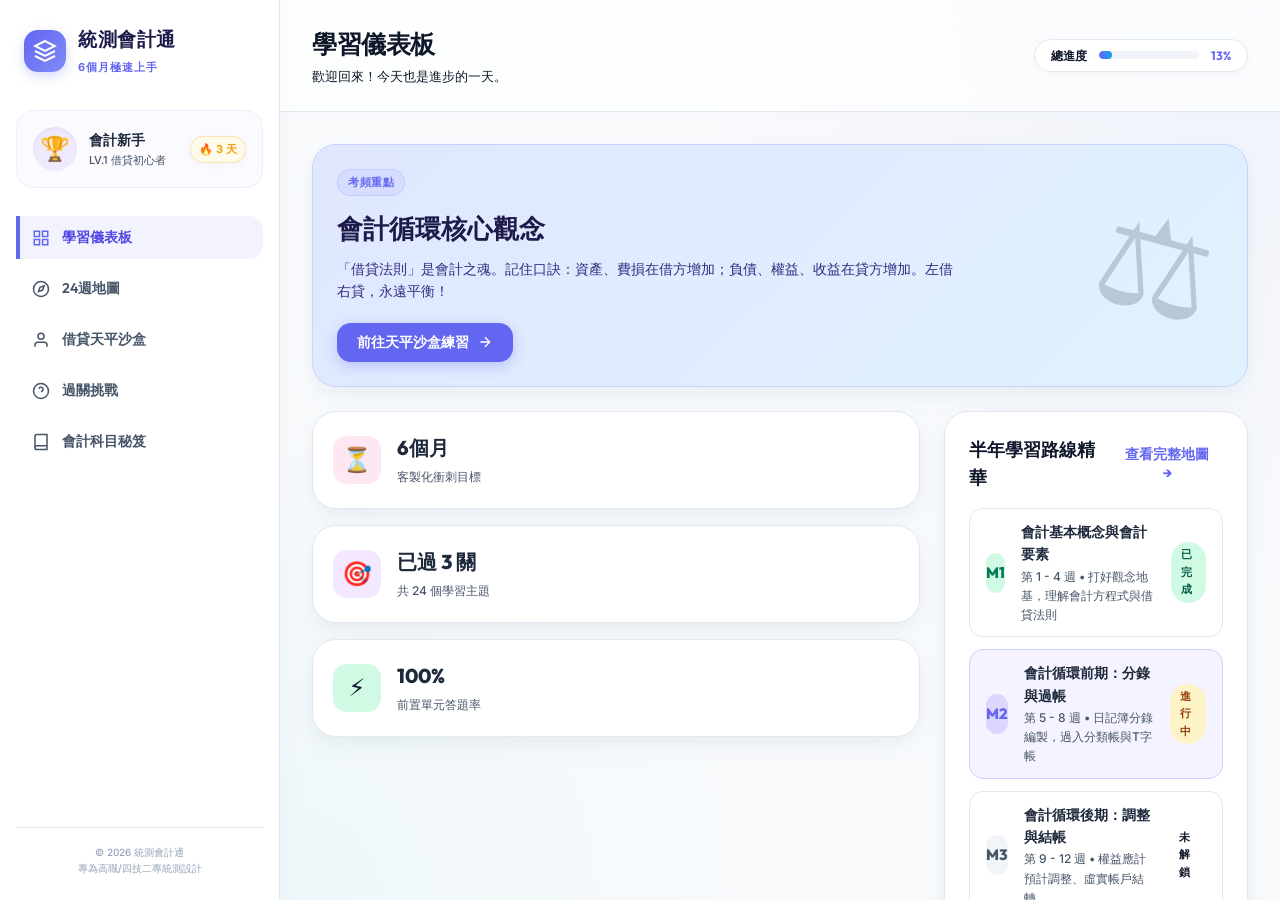
<file: dom.html>
<!DOCTYPE html>
<html lang="zh-Hant"><head>
    <meta charset="UTF-8">
    <meta name="viewport" content="width=device-width, initial-scale=1.0">
    <title>統測會計學 | 6個月零基礎快速上手互動平台</title>
    <!-- Google Fonts -->
    <link rel="preconnect" href="https://fonts.googleapis.com">
    <link rel="preconnect" href="https://fonts.gstatic.com" crossorigin="">
    <link href="https://fonts.googleapis.com/css2?family=Inter:wght@300;400;500;600;700&amp;family=Outfit:wght@400;500;600;700;800&amp;display=swap" rel="stylesheet">
    <!-- Vanilla CSS -->
    <link rel="stylesheet" href="style.css?v=2">
</head>
<body>
    <div class="app-container">
        <!-- Sidebar Navigation -->
        <aside class="sidebar">
            <div class="brand">
                <div class="brand-icon">
                    <svg viewBox="0 0 24 24" width="24" height="24" stroke="currentColor" stroke-width="2" fill="none">
                        <path d="M12 2L2 7l10 5 10-5-10-5zM2 17l10 5 10-5M2 12l10 5 10-5"></path>
                    </svg>
                </div>
                <div class="brand-text">
                    <h2>統測會計通</h2>
                    <span>6個月極速上手</span>
                </div>
            </div>
            
            <!-- User Status Card -->
            <div class="user-card">
                <div class="user-avatar">🏆</div>
                <div class="user-info">
                    <span class="user-name">會計新手</span>
                    <span class="user-level">LV.1 借貸初心者</span>
                </div>
                <div class="user-streak" title="連續學習天數">
                    <span>🔥 <strong id="streak-count">3</strong> 天</span>
                </div>
            </div>

            <!-- Nav Items -->
            <nav class="nav-menu">
                <button class="nav-btn active" data-tab="dashboard">
                    <svg viewBox="0 0 24 24" width="18" height="18" stroke="currentColor" stroke-width="2" fill="none"><rect x="3" y="3" width="7" height="7"></rect><rect x="14" y="3" width="7" height="7"></rect><rect x="14" y="14" width="7" height="7"></rect><rect x="3" y="14" width="7" height="7"></rect></svg>
                    學習儀表板
                </button>
                <button class="nav-btn" data-tab="map">
                    <svg viewBox="0 0 24 24" width="18" height="18" stroke="currentColor" stroke-width="2" fill="none"><circle cx="12" cy="12" r="10"></circle><path d="M16.2 7.8l-2 5.6-5.6 2 2-5.6 5.6-2z"></path></svg>
                    24週地圖
                </button>
                <button class="nav-btn" data-tab="sandbox">
                    <svg viewBox="0 0 24 24" width="18" height="18" stroke="currentColor" stroke-width="2" fill="none"><path d="M20 21v-2a4 4 0 0 0-4-4H8a4 4 0 0 0-4 4v2"></path><circle cx="12" cy="7" r="4"></circle></svg>
                    借貸天平沙盒
                </button>
                <button class="nav-btn" data-tab="quiz">
                    <svg viewBox="0 0 24 24" width="18" height="18" stroke="currentColor" stroke-width="2" fill="none"><path d="M12 22c5.523 0 10-4.477 10-10S17.523 2 12 2 2 6.477 2 12s4.477 10 10 10z"></path><path d="M9.09 9a3 3 0 0 1 5.83 1c0 2-3 3-3 3"></path><line x1="12" y1="17" x2="12.01" y2="17"></line></svg>
                    過關挑戰
                </button>
                <button class="nav-btn" data-tab="cheat-sheet">
                    <svg viewBox="0 0 24 24" width="18" height="18" stroke="currentColor" stroke-width="2" fill="none"><path d="M4 19.5A2.5 2.5 0 0 1 6.5 17H20"></path><path d="M6.5 2H20v20H6.5A2.5 2.5 0 0 1 4 19.5v-15A2.5 2.5 0 0 1 6.5 2z"></path></svg>
                    會計科目秘笈
                </button>
            </nav>

            <div class="sidebar-footer">
                <p>© 2026 統測會計通</p>
                <p>專為高職/四技二專統測設計</p>
            </div>
        </aside>

        <!-- Main Content Area -->
        <main class="main-content">
            <!-- Header -->
            <header class="app-header">
                <div class="header-left">
                    <h1 id="page-title">學習儀表板</h1>
                    <p id="page-subtitle" class="text-secondary">歡迎回來！今天也是進步的一天。</p>
                </div>
                <div class="header-right">
                    <div class="progress-pill">
                        <span>總進度</span>
                        <div class="progress-bar-sm">
                            <div class="progress-fill-sm" style="width: 13%;"></div>
                        </div>
                        <span class="progress-text">13%</span>
                    </div>
                </div>
            </header>

            <!-- Tab Contents -->
            <div class="tab-wrapper">
                
                <!-- 1. Dashboard Tab -->
                <section id="tab-dashboard" class="tab-content active">
                    <div class="dashboard-grid">
                        
                        <!-- Welcome & Quick Tip -->
                        <div class="card card-hero">
                            <div class="card-hero-content">
                                <span class="badge badge-primary">考頻重點</span>
                                <h2>會計循環核心觀念</h2>
                                <p>「借貸法則」是會計之魂。記住口訣：資產、費損在借方增加；負債、權益、收益在貸方增加。左借右貸，永遠平衡！</p>
                                <button class="btn btn-primary btn-icon" onclick="switchTab('sandbox')">
                                    <span>前往天平沙盒練習</span>
                                    <svg viewBox="0 0 24 24" width="16" height="16" stroke="currentColor" stroke-width="2" fill="none"><line x1="5" y1="12" x2="19" y2="12"></line><polyline points="12 5 19 12 12 19"></polyline></svg>
                                </button>
                            </div>
                            <div class="card-hero-deco">⚖️</div>
                        </div>

                        <!-- Mini Stats -->
                        <div class="stats-row">
                            <div class="card stat-card">
                                <div class="stat-icon pink">⏳</div>
                                <div class="stat-data">
                                    <h3>6個月</h3>
                                    <span>客製化衝刺目標</span>
                                </div>
                            </div>
                            <div class="card stat-card">
                                <div class="stat-icon purple">🎯</div>
                                <div class="stat-data">
                                    <h3>已過 3 關</h3>
                                    <span>共 24 個學習主題</span>
                                </div>
                            </div>
                            <div class="card stat-card">
                                <div class="stat-icon green">⚡</div>
                                <div class="stat-data">
                                    <h3>100%</h3>
                                    <span>前置單元答題率</span>
                                </div>
                            </div>
                        </div>

                        <!-- 6-Month Timeline Preview -->
                        <div class="card card-timeline-preview">
                            <div class="card-header">
                                <h3>半年學習路線精華</h3>
                                <button class="btn btn-text" onclick="switchTab('map')">查看完整地圖 →</button>
                            </div>
                            <div class="timeline-summary-list">
                                <div class="timeline-sum-item completed">
                                    <div class="timeline-sum-badge">M1</div>
                                    <div class="timeline-sum-info">
                                        <h4>會計基本概念與會計要素</h4>
                                        <p>第 1 - 4 週 • 打好觀念地基，理解會計方程式與借貸法則</p>
                                    </div>
                                    <span class="status-tag success">已完成</span>
                                </div>
                                <div class="timeline-sum-item active">
                                    <div class="timeline-sum-badge">M2</div>
                                    <div class="timeline-sum-info">
                                        <h4>會計循環前期：分錄與過帳</h4>
                                        <p>第 5 - 8 週 • 日記簿分錄編製，過入分類帳與T字帳</p>
                                    </div>
                                    <span class="status-tag warning">進行中</span>
                                </div>
                                <div class="timeline-sum-item locked">
                                    <div class="timeline-sum-badge">M3</div>
                                    <div class="timeline-sum-info">
                                        <h4>會計循環後期：調整與結帳</h4>
                                        <p>第 9 - 12 週 • 權益應計預計調整、虛實帳戶結轉</p>
                                    </div>
                                    <span class="status-tag text-secondary">未解鎖</span>
                                </div>
                                <div class="timeline-sum-item locked">
                                    <div class="timeline-sum-badge">M4-M6</div>
                                    <div class="timeline-sum-info">
                                        <h4>營業稅、資產評價與模擬考</h4>
                                        <p>第 13 - 24 週 • 現金/存貨會計實務與統測總複習</p>
                                    </div>
                                    <span class="status-tag text-secondary">未解鎖</span>
                                </div>
                            </div>
                        </div>

                        <!-- Quick Practice Card -->
                        <div class="card card-quick-practice">
                            <h3>每日焦點挑戰</h3>
                            <p class="practice-text">「企業向銀行借款 $50,000 以支付貨款，這筆交易對會計方程式的影響為何？」</p>
                            <div class="practice-options">
                                <button class="btn btn-outline-primary" onclick="checkQuickAnswer(false, this)">資產增加，權益增加</button>
                                <button class="btn btn-outline-primary" onclick="checkQuickAnswer(true, this)">資產增加，負債增加</button>
                                <button class="btn btn-outline-primary" onclick="checkQuickAnswer(false, this)">資產減少，負債減少</button>
                            </div>
                            <div id="quick-feedback" class="feedback-msg"></div>
                        </div>

                    </div>
                </section>

                <!-- 2. 24-Week Map Tab -->
                <section id="tab-map" class="tab-content">
                    <div class="map-controls">
                        <div class="phase-selector">
                            <button class="btn btn-sm active" data-phase="1">Month 1-2 (基石)</button>
                            <button class="btn btn-sm" data-phase="2">Month 3-4 (核心)</button>
                            <button class="btn btn-sm" data-phase="3">Month 5-6 (衝刺)</button>
                        </div>
                        <div class="map-legend">
                            <span><span class="dot done"></span>已完成</span>
                            <span><span class="dot active"></span>進行中</span>
                            <span><span class="dot locked"></span>未解鎖</span>
                        </div>
                    </div>

                    <!-- Interactive Map Container -->
                    <div class="map-container">
                        <!-- Custom Dynamic Map Nodes (Generated by JavaScript) -->
                        <div id="map-nodes-container" class="map-nodes-container"><div class="map-node-wrapper done"><div class="map-node-dot">1</div><div class="card map-node-card done">
            <span class="badge badge-purple">M1 W1</span>
            <h4>會計之源與會計要素</h4>
            <p>會計的意義與基本假設，認識財務報表的五大要素：資產、負債、權益、收益、費損。...</p>
        </div></div><div class="map-node-wrapper done"><div class="map-node-dot">2</div><div class="card map-node-card done">
            <span class="badge badge-purple">M1 W2</span>
            <h4>會計方程式與恆等式</h4>
            <p>深入學習會計恆等式（資產 = 負債 + 權益），並探討各種交易類型對方程式的增減影響。...</p>
        </div></div><div class="map-node-wrapper done"><div class="map-node-dot">3</div><div class="card map-node-card done">
            <span class="badge badge-purple">M1 W3</span>
            <h4>借貸法則黃金密碼</h4>
            <p>會計學的十字路口！學習「左借右貸」法則，掌握各要素增減記帳的方向，奠定記帳實作的靈魂。...</p>
        </div></div><div class="map-node-wrapper active"><div class="map-node-dot">4</div><div class="card map-node-card active">
            <span class="badge badge-purple">M1 W4</span>
            <h4>會計科目分類與編號</h4>
            <p>認識會計科目的四位數編號系統，熟悉統測常考的基礎科目（如現金、應收帳款、應付帳款等）。...</p>
        </div></div><div class="map-node-wrapper locked"><div class="map-node-dot">5</div><div class="card map-node-card locked">
            <span class="badge badge-purple">M2 W5</span>
            <h4>分錄日記簿實務</h4>
            <p>會計循環的第一步！學習如何將商業交易轉化為會計分錄，並登錄於日記簿中。...</p>
        </div></div><div class="map-node-wrapper locked"><div class="map-node-dot">6</div><div class="card map-node-card locked">
            <span class="badge badge-purple">M2 W6</span>
            <h4>過帳與分類帳處理</h4>
            <p>學習如何將日記簿中的分錄過入分類帳（特別是T字帳），以統計各科目的個別餘額。...</p>
        </div></div><div class="map-node-wrapper locked"><div class="map-node-dot">7</div><div class="card map-node-card locked">
            <span class="badge badge-purple">M2 W7</span>
            <h4>試算與試算表編製</h4>
            <p>檢驗記帳是否出錯的關鍵步驟！學習如何編製「總額試算表」與「餘額試算表」，並分析無法發現的錯誤類型。...</p>
        </div></div><div class="map-node-wrapper locked"><div class="map-node-dot">8</div><div class="card map-node-card locked">
            <span class="badge badge-purple">M2 W8</span>
            <h4>商業會計法與帳簿通則</h4>
            <p>配合台灣法規，學習《商業會計法》中關於會計憑證、會計帳簿以及記帳通則的法律規範。...</p>
        </div></div></div>
                    </div>

                    <!-- Map Details Sidebar (Slide out on click) -->
                    <div id="map-drawer" class="map-drawer">
                        <div class="drawer-header">
                            <h3 id="drawer-title">第 5 週：分錄日記簿</h3>
                            <button class="btn-close" onclick="closeDrawer()">×</button>
                        </div>
                        <div class="drawer-body">
                            <div class="drawer-meta">
                                <span class="badge badge-purple" id="drawer-difficulty">難度: 🟢 易</span>
                                <span class="badge badge-cyan" id="drawer-exam-weight">考頻: ⭐⭐⭐⭐</span>
                            </div>
                            <p id="drawer-desc" class="drawer-desc">學習如何將交易紀錄在日記簿中，包含借貸科目判定與金額計算。這是所有分錄的基礎。</p>
                            
                            <div class="drawer-objectives">
                                <h5>🎯 本週學習重點：</h5>
                                <ul id="drawer-obj-list">
                                    <li>理解原始交易憑證與記帳憑證</li>
                                    <li>掌握日記簿格式與分錄三要素</li>
                                    <li>學會買賣業的進銷貨基本分錄</li>
                                </ul>
                            </div>
                            
                            <div class="drawer-action">
                                <button class="btn btn-primary btn-block" id="drawer-start-btn">開啟微課程與測驗</button>
                            </div>
                        </div>
                    </div>
                </section>

                <!-- 3. Balance Sandbox Tab -->
                <section id="tab-sandbox" class="tab-content">
                    <div class="sandbox-layout">
                        
                        <!-- Left Control Panel: Transactions & Journal Entries -->
                        <div class="sandbox-controls card">
                            <h3>交易分錄實作區</h3>
                            <p class="instruction-text">請選擇一筆交易，並完成借貸分錄。點擊「送出並過帳」，看看天平的平衡變化！</p>
                            
                            <!-- Transaction Selector -->
                            <div class="transaction-selector-wrapper">
                                <label for="tx-select">選擇模擬交易：</label>
                                <select id="tx-select" class="form-control"><option value="tx-1">1. 業主出資創立店鋪</option><option value="tx-2">2. 現金購入辦公設備</option><option value="tx-3">3. 向供應商賒購商品</option><option value="tx-4">4. 現金支付辦公室租金</option><option value="tx-5">5. 向銀行借入短期款項</option></select>
                            </div>

                            <div class="tx-description card-nested">
                                <h4 id="sandbox-tx-title">1. 業主出資創立店鋪</h4>
                                <p id="sandbox-tx-desc">業主（老闆）投入現金 $100,000 開設「統測會計通商店」。</p>
                            </div>

                            <!-- Journal Entry Form -->
                            <div class="journal-entry-form">
                                <h4>記帳分錄 (Journal Entry)</h4>
                                
                                <!-- Debit Row -->
                                <div class="entry-row debit-row">
                                    <span class="row-label debit">借 (Dr.)</span>
                                    <select class="form-control account-select" id="debit-account"><option value="">選擇會計科目...</option><option value="現金">1101 現金 (資產)</option><option value="應收票據">1113 應收票據 (資產)</option><option value="應收帳款">1114 應收帳款 (資產)</option><option value="存貨">1130 存貨 (資產)</option><option value="預付費用">1140 預付費用 (資產)</option><option value="辦公設備">1401 辦公設備 (資產)</option><option value="應付票據">2102 應付票據 (負債)</option><option value="應付帳款">2103 應付帳款 (負債)</option><option value="銀行借款">2120 銀行借款 (負債)</option><option value="預收收入">2140 預收收入 (負債)</option><option value="業主資本">3101 業主資本 (權益)</option><option value="業主往來">3102 業主往來 (權益)</option><option value="銷貨收入">4101 銷貨收入 (收益)</option><option value="利息收入">4601 利息收入 (收益)</option><option value="銷貨成本">5101 銷貨成本 (費損)</option><option value="租金費用">6101 租金費用 (費損)</option><option value="水電費">6102 水電費 (費損)</option><option value="薪資費用">6103 薪資費用 (費損)</option><option value="折舊">6104 折舊 (費損)</option></select>
                                    <input type="number" class="form-control amount-input" id="debit-amount" placeholder="金額" min="1">
                                </div>
                                
                                <!-- Credit Row -->
                                <div class="entry-row credit-row">
                                    <span class="row-label credit">貸 (Cr.)</span>
                                    <select class="form-control account-select" id="credit-account"><option value="">選擇會計科目...</option><option value="現金">1101 現金 (資產)</option><option value="應收票據">1113 應收票據 (資產)</option><option value="應收帳款">1114 應收帳款 (資產)</option><option value="存貨">1130 存貨 (資產)</option><option value="預付費用">1140 預付費用 (資產)</option><option value="辦公設備">1401 辦公設備 (資產)</option><option value="應付票據">2102 應付票據 (負債)</option><option value="應付帳款">2103 應付帳款 (負債)</option><option value="銀行借款">2120 銀行借款 (負債)</option><option value="預收收入">2140 預收收入 (負債)</option><option value="業主資本">3101 業主資本 (權益)</option><option value="業主往來">3102 業主往來 (權益)</option><option value="銷貨收入">4101 銷貨收入 (收益)</option><option value="利息收入">4601 利息收入 (收益)</option><option value="銷貨成本">5101 銷貨成本 (費損)</option><option value="租金費用">6101 租金費用 (費損)</option><option value="水電費">6102 水電費 (費損)</option><option value="薪資費用">6103 薪資費用 (費損)</option><option value="折舊">6104 折舊 (費損)</option></select>
                                    <input type="number" class="form-control amount-input" id="credit-amount" placeholder="金額" min="1">
                                </div>

                                <div class="sandbox-actions">
                                    <button class="btn btn-outline-secondary" onclick="resetSandbox()">清除重填</button>
                                    <button class="btn btn-primary" id="btn-post-entry">送出並過帳 ⚡</button>
                                </div>
                            </div>
                            
                            <!-- Sandbox Alert Message -->
                            <div id="sandbox-message" class="sandbox-message hidden">
                                <h4>🎉 借貸平衡且正確！</h4>
                                <p>過帳完成，資金已成功流入對應科目！</p>
                            </div>
                        </div>

                        <!-- Right Interactive Visuals: Balance Scale & T-Accounts -->
                        <div class="sandbox-visuals">
                            
                            <!-- 1. Dynamic Accounting Equation Scale -->
                            <div class="scale-section card">
                                <div class="scale-header">
                                    <h3>會計方程式動態天平</h3>
                                    <div class="equation-display">
                                        <span class="eq-term asset">資產 (Assets)</span>
                                        <span class="eq-operator">=</span>
                                        <span class="eq-term liability">負債 (Liabilities)</span>
                                        <span class="eq-operator">+</span>
                                        <span class="eq-term equity">權益 (Equity)</span>
                                    </div>
                                </div>

                                <!-- The Physical Scale SVG/CSS animation -->
                                <div class="scale-container">
                                    <div id="accounting-scale" class="scale-device">
                                        <!-- Pivot Base -->
                                        <div class="scale-base"></div>
                                        <!-- Central Beam -->
                                        <div class="scale-beam" id="scale-beam" style="transform: rotate(0deg);">
                                            <!-- Left Hanger -->
                                            <div class="scale-hanger hanger-left">
                                                <div class="scale-pan pan-left" id="pan-left">
                                                    <span class="pan-title">借方 (Dr.)<br><strong>資產總額</strong></span>
                                                    <span class="pan-value" id="val-assets">$0</span>
                                                </div>
                                            </div>
                                            <!-- Right Hanger -->
                                            <div class="scale-hanger hanger-right">
                                                <div class="scale-pan pan-right" id="pan-right">
                                                    <span class="pan-title">貸方 (Cr.)<br><strong>負債 + 權益</strong></span>
                                                    <span class="pan-value" id="val-liab-equity">$0</span>
                                                </div>
                                            </div>
                                        </div>
                                    </div>
                                </div>
                                <div class="scale-status-bar text-center">
                                    <span class="status-indicator" id="scale-status" style="color: var(--color-success);">⚖️ 目前方程式平衡 (資產 = 負債 + 權益)</span>
                                </div>
                            </div>

                            <!-- 2. Dynamic T-Accounts -->
                            <div class="t-accounts-section card">
                                <h3>過帳分類帳 (T-Accounts)</h3>
                                <div class="t-accounts-grid" id="t-accounts-grid"><p class="text-secondary" style="grid-column: span 3; text-align:center; padding:32px;">尚無過帳資料。請於左側送出借貸分錄！</p></div>
                            </div>

                        </div>
                    </div>
                </section>

                <!-- 4. Quiz Tab -->
                <section id="tab-quiz" class="tab-content">
                    <div class="quiz-container card">
                        <div class="quiz-header">
                            <span class="quiz-progress-label">問題 <span id="current-question-num">1</span> / <span id="total-questions-num">5</span></span>
                            <div class="quiz-score-pill">🔥 分數: <span id="quiz-score">0</span></div>
                        </div>

                        <!-- Quiz Body -->
                        <div class="quiz-card-wrapper">
                            <div class="quiz-question-card" id="quiz-question-card">
                                <h3 id="quiz-question-text">載入中...</h3>
                                <div class="quiz-options-list" id="quiz-options-list">
                                    <!-- Options populated by JS -->
                                </div>
                            </div>
                        </div>

                        <!-- Quiz Navigation / Feedback -->
                        <div class="quiz-footer">
                            <div id="quiz-feedback-box" class="quiz-feedback-box hidden">
                                <h4 id="quiz-feedback-title">正確！</h4>
                                <p id="quiz-feedback-text">詳細說明內容...</p>
                                <button class="btn btn-primary" id="btn-next-question">下一題 →</button>
                            </div>
                        </div>
                    </div>
                </section>

                <!-- 5. Cheat Sheet Tab -->
                <section id="tab-cheat-sheet" class="tab-content">
                    <div class="cheatsheet-container">
                        
                        <!-- Search & Filter -->
                        <div class="cheatsheet-header card">
                            <h3>統測會計學必背科目秘笈</h3>
                            <p>依據最新會計準則，整理統測必考的五大類會計科目及其借貸方向。</p>
                            <div class="search-box">
                                <input type="text" id="subject-search" class="form-control" placeholder="輸入會計科目名稱、代碼或借貸方向進行搜尋...">
                            </div>
                        </div>

                        <!-- 5 Category Cards Grid -->
                        <div class="cheatsheet-grid">
                            
                            <!-- 1. Assets -->
                            <div class="card category-card border-assets">
                                <div class="category-header bg-assets">
                                    <h4>資產類 (Assets)</h4>
                                    <span class="direction-badge">借方 (Dr.) 增加</span>
                                </div>
                                <div class="subject-list" id="list-assets"><div class="subject-item highlight" title="手存現金、銀行存款、零用金等可隨時支用的資金。">
                <span>現金</span>
                <span class="code">1101</span>
            </div><div class="subject-item " title="因賒銷商品或提供勞務而取得之未到期商業匯票或本票。">
                <span>應收票據</span>
                <span class="code">1113</span>
            </div><div class="subject-item highlight" title="因賒銷商品或提供勞務而對顧客擁有的債權。">
                <span>應收帳款</span>
                <span class="code">1114</span>
            </div><div class="subject-item highlight" title="企業準備用於日常銷售的商品、產成品或在製品。">
                <span>存貨</span>
                <span class="code">1130</span>
            </div><div class="subject-item " title="已支付但應歸屬於未來期間的費用（如預付租金、預付保險費）。">
                <span>預付費用</span>
                <span class="code">1140</span>
            </div><div class="subject-item highlight" title="辦公用之電腦、桌椅、保險箱等耐用年限在一年以上之資產。">
                <span>辦公設備</span>
                <span class="code">1401</span>
            </div></div>
                            </div>

                            <!-- 2. Liabilities -->
                            <div class="card category-card border-liabilities">
                                <div class="category-header bg-liabilities">
                                    <h4>負債類 (Liabilities)</h4>
                                    <span class="direction-badge">貸方 (Cr.) 增加</span>
                                </div>
                                <div class="subject-list" id="list-liabilities"><div class="subject-item " title="因賒購商品或接受勞務而開出承兌之未到期本票或匯票。">
                <span>應付票據</span>
                <span class="code">2102</span>
            </div><div class="subject-item highlight" title="因賒購商品或接受勞務而暫欠供應商的貨款。">
                <span>應付帳款</span>
                <span class="code">2103</span>
            </div><div class="subject-item highlight" title="向金融機構借入的款項（可分為短期借款或長期借款）。">
                <span>銀行借款</span>
                <span class="code">2120</span>
            </div><div class="subject-item " title="已收取但尚未提供商品或勞務的預收貨款，代表履行合約之義務。">
                <span>預收收入</span>
                <span class="code">2140</span>
            </div></div>
                            </div>

                            <!-- 3. Equity -->
                            <div class="card category-card border-equity">
                                <div class="category-header bg-equity">
                                    <h4>權益類 (Equity)</h4>
                                    <span class="direction-badge">貸方 (Cr.) 增加</span>
                                </div>
                                <div class="subject-list" id="list-equity"><div class="subject-item highlight" title="業主（老闆）投入企業的原始資本或增資總額。">
                <span>業主資本</span>
                <span class="code">3101</span>
            </div><div class="subject-item " title="記錄業主與企業間的臨時資金往來或提支資金的往來科目。">
                <span>業主往來</span>
                <span class="code">3102</span>
            </div></div>
                            </div>

                            <!-- 4. Revenue -->
                            <div class="card category-card border-revenue">
                                <div class="category-header bg-revenue">
                                    <h4>收益類 (Revenue)</h4>
                                    <span class="direction-badge">貸方 (Cr.) 增加</span>
                                </div>
                                <div class="subject-list" id="list-revenue"><div class="subject-item highlight" title="銷售商品或提供勞務所得的營業收入總額。">
                <span>銷貨收入</span>
                <span class="code">4101</span>
            </div><div class="subject-item " title="因存放銀行或持有債券所賺取的利息收益。">
                <span>利息收入</span>
                <span class="code">4601</span>
            </div></div>
                            </div>

                            <!-- 5. Expense -->
                            <div class="card category-card border-expense">
                                <div class="category-header bg-expense">
                                    <h4>費損類 (Expenses)</h4>
                                    <span class="direction-badge">借方 (Dr.) 增加</span>
                                </div>
                                <div class="subject-list" id="list-expense"><div class="subject-item highlight" title="已銷售商品的購進成本，為營業收入之直接對應成本。">
                <span>銷貨成本</span>
                <span class="code">5101</span>
            </div><div class="subject-item highlight" title="承租辦公室、店面或倉庫所支付的租金負擔。">
                <span>租金費用</span>
                <span class="code">6101</span>
            </div><div class="subject-item " title="營業場所耗用之水費、電費及瓦斯費支出。">
                <span>水電費</span>
                <span class="code">6102</span>
            </div><div class="subject-item highlight" title="支付給員工及管理人員的薪資、津貼與獎金。">
                <span>薪資費用</span>
                <span class="code">6103</span>
            </div><div class="subject-item " title="固定資產（如辦公設備、運輸設備）隨時間消耗轉化為費用的部分。">
                <span>折舊</span>
                <span class="code">6104</span>
            </div></div>
                            </div>

                        </div>
                    </div>
                </section>

            </div>
        </main>
    </div>

    <!-- Micro-Lesson Modal (Pop up when starting a lesson from map) -->
    <div id="lesson-modal" class="modal-overlay hidden">
        <div class="modal-card">
            <div class="modal-header">
                <h3 id="lesson-title">會計要素與恆等式</h3>
                <button class="btn-close" onclick="closeLessonModal()">×</button>
            </div>
            <div class="modal-body">
                <!-- Slides Container -->
                <div class="slides-container" id="slides-container">
                    <!-- Dynamic slides populated by JS -->
                </div>
                
                <!-- Slide Navigation Controls -->
                <div class="slides-nav">
                    <button class="btn btn-outline-secondary" id="btn-prev-slide">◀ 上一頁</button>
                    <div class="slide-dots" id="slide-dots">
                        <!-- Dynamic dots -->
                    </div>
                    <button class="btn btn-primary" id="btn-next-slide">下一頁 ▶</button>
                </div>
            </div>
        </div>
    </div>

    <!-- Vanilla Javascript -->
    <script src="app.js?v=3"></script>


</body></html>
</file>
<file: style.css>
/* ==========================================================================
   統測會計通 - Bright & Friendly Design System (High School Theme)
   ========================================================================== */

/* 1. Global Reset & Variables */
:root {
    --bg-main: #f8fafc;             /* Soft light slate gray */
    --bg-sidebar: #ffffff;          /* Pure white sidebar */
    --bg-card: #ffffff;             /* Pure white cards */
    --bg-card-hover: #f1f5f9;       /* Light hover card */
    --bg-input: #f8fafc;            /* Input light background */
    
    --border-color: #e2e8f0;        /* Light clean borders */
    --border-color-focus: #8b5cf6;  /* Purple focus */
    
    --color-primary: #6366f1;       /* Friendly Indigo */
    --color-primary-hover: #4f46e5;
    --color-secondary: #64748b;     /* Slate */
    --color-debit: #8b5cf6;         /* Bright violet for Debit */
    --color-credit: #0ea5e9;        /* Bright sky blue for Credit */
    --color-success: #10b981;       /* Bright emerald */
    --color-warning: #f59e0b;       /* Sunny Amber */
    --color-danger: #ef4444;        /* Soft Coral Red */
    
    --text-main: #0f172a;           /* Dark slate for high readability */
    --text-secondary: #475569;      /* Medium slate */
    --text-muted: #94a3b8;          /* Light gray */
    
    --font-heading: 'Outfit', 'Inter', system-ui, sans-serif;
    --font-body: 'Inter', system-ui, sans-serif;
    
    /* Fluffy, cute shadows */
    --shadow-sm: 0 2px 8px rgba(148, 163, 184, 0.08);
    --shadow-md: 0 10px 25px -3px rgba(148, 163, 184, 0.12), 0 4px 12px -2px rgba(148, 163, 184, 0.06);
    --shadow-lg: 0 20px 40px -5px rgba(148, 163, 184, 0.18), 0 10px 20px -5px rgba(148, 163, 184, 0.1);
    --shadow-glow: 0 0 25px rgba(99, 102, 241, 0.15);
    
    --transition-fast: 0.2s ease;
    --transition-normal: 0.3s cubic-bezier(0.4, 0, 0.2, 1);
}

* {
    box-sizing: border-box;
    margin: 0;
    padding: 0;
}

body {
    background-color: var(--bg-main);
    color: var(--text-main);
    font-family: var(--font-body);
    font-size: 15px;
    line-height: 1.6;
    overflow-x: hidden;
    height: 100vh;
}

/* 2. Layout & Shell */
.app-container {
    display: flex;
    height: 100vh;
    width: 100vw;
    overflow: hidden;
}

/* Sidebar Navigation */
.sidebar {
    width: 280px;
    background-color: var(--bg-sidebar);
    border-right: 1px solid var(--border-color);
    display: flex;
    flex-direction: column;
    flex-shrink: 0;
    padding: 24px 16px;
    z-index: 100;
    box-shadow: 4px 0 20px rgba(148, 163, 184, 0.05);
}

.brand {
    display: flex;
    align-items: center;
    gap: 12px;
    margin-bottom: 32px;
    padding: 0 8px;
}

.brand-icon {
    width: 42px;
    height: 42px;
    border-radius: 14px;
    background: linear-gradient(135deg, var(--color-primary), #818cf8);
    display: flex;
    align-items: center;
    justify-content: center;
    color: white;
    box-shadow: 0 4px 12px rgba(99, 102, 241, 0.25);
}

.brand-text h2 {
    font-family: var(--font-heading);
    font-size: 19px;
    font-weight: 800;
    color: #1e1b4b;
    letter-spacing: 0.5px;
}

.brand-text span {
    font-size: 11px;
    color: var(--color-primary);
    font-weight: 700;
    letter-spacing: 1px;
    text-transform: uppercase;
}

/* User Card */
.user-card {
    background: rgba(99, 102, 241, 0.03);
    border: 1px solid rgba(99, 102, 241, 0.08);
    border-radius: 18px;
    padding: 16px;
    display: grid;
    grid-template-columns: auto 1fr auto;
    align-items: center;
    gap: 12px;
    margin-bottom: 28px;
}

.user-avatar {
    font-size: 24px;
    background: rgba(139, 92, 246, 0.1);
    width: 44px;
    height: 44px;
    border-radius: 50%;
    display: flex;
    align-items: center;
    justify-content: center;
    box-shadow: inset 0 2px 4px rgba(0,0,0,0.05);
}

.user-info {
    display: flex;
    flex-direction: column;
}

.user-name {
    font-weight: 700;
    font-size: 14px;
    color: #1e293b;
}

.user-level {
    font-size: 11px;
    color: var(--text-secondary);
    font-weight: 500;
}

.user-streak {
    background: #fffbeb;
    border: 1px solid rgba(245, 158, 11, 0.25);
    padding: 4px 8px;
    border-radius: 20px;
    font-size: 11px;
    color: var(--color-warning);
    font-weight: 700;
    box-shadow: var(--shadow-sm);
}

/* Nav Menu */
.nav-menu {
    display: flex;
    flex-direction: column;
    gap: 8px;
    flex-grow: 1;
}

.nav-btn {
    background: none;
    border: none;
    color: var(--text-secondary);
    padding: 12px 16px;
    border-radius: 14px;
    font-family: var(--font-heading);
    font-size: 14px;
    font-weight: 600;
    text-align: left;
    cursor: pointer;
    display: flex;
    align-items: center;
    gap: 12px;
    transition: var(--transition-fast);
}

.nav-btn:hover {
    color: var(--color-primary);
    background: rgba(99, 102, 241, 0.04);
}

.nav-btn.active {
    color: var(--color-primary-hover);
    background: rgba(99, 102, 241, 0.08);
    border-left: 4px solid var(--color-primary);
    border-radius: 0 14px 14px 0;
    padding-left: 12px;
}

.nav-btn svg {
    transition: var(--transition-fast);
}

.nav-btn.active svg {
    color: var(--color-primary);
}

.sidebar-footer {
    padding-top: 16px;
    border-top: 1px solid var(--border-color);
    font-size: 10px;
    color: var(--text-muted);
    text-align: center;
    font-weight: 500;
}

/* Main Content Area */
.main-content {
    flex-grow: 1;
    display: flex;
    flex-direction: column;
    overflow-y: auto;
    background: radial-gradient(circle at top right, rgba(99, 102, 241, 0.05), transparent 45%),
                radial-gradient(circle at bottom left, rgba(6, 182, 212, 0.04), transparent 35%),
                #f8fafc;
}

.app-header {
    padding: 24px 32px;
    border-bottom: 1px solid var(--border-color);
    display: flex;
    justify-content: space-between;
    align-items: center;
    background: rgba(255, 255, 255, 0.7);
    backdrop-filter: blur(12px);
    position: sticky;
    top: 0;
    z-index: 50;
    box-shadow: 0 2px 10px rgba(148, 163, 184, 0.02);
}

.app-header h1 {
    font-family: var(--font-heading);
    font-weight: 800;
    font-size: 25px;
    color: #0f172a;
    letter-spacing: -0.5px;
}

.app-header p {
    font-size: 13px;
    margin-top: 2px;
    font-weight: 500;
}

.progress-pill {
    background: #ffffff;
    border: 1px solid var(--border-color);
    border-radius: 20px;
    padding: 6px 16px;
    display: flex;
    align-items: center;
    gap: 12px;
    font-size: 12px;
    font-weight: 600;
    box-shadow: var(--shadow-sm);
}

.progress-bar-sm {
    width: 100px;
    height: 8px;
    background: #f1f5f9;
    border-radius: 4px;
    overflow: hidden;
}

.progress-fill-sm {
    height: 100%;
    background: linear-gradient(90deg, var(--color-primary), var(--color-credit));
    border-radius: 4px;
    transition: width 0.8s ease;
}

.progress-text {
    font-family: var(--font-heading);
    font-weight: 700;
    color: var(--color-primary);
}

/* 3. Cards & Utilities */
.tab-wrapper {
    padding: 32px;
    flex-grow: 1;
    overflow-y: auto;
}

.tab-content {
    display: none;
    animation: fadeIn 0.4s ease;
}

.tab-content.active {
    display: block;
}

@keyframes fadeIn {
    from { opacity: 0; transform: translateY(8px); }
    to { opacity: 1; transform: translateY(0); }
}

.card {
    background: var(--bg-card);
    border: 1px solid var(--border-color);
    border-radius: 24px;
    padding: 24px;
    box-shadow: var(--shadow-md);
    transition: border-color var(--transition-fast), transform var(--transition-fast), box-shadow var(--transition-fast);
}

.card:hover {
    border-color: rgba(99, 102, 241, 0.2);
    box-shadow: 0 12px 30px -5px rgba(148, 163, 184, 0.18);
}

.card-nested {
    background: #f8fafc;
    border: 1px solid var(--border-color);
    border-radius: 14px;
    padding: 16px;
    margin-bottom: 16px;
}

.badge {
    display: inline-block;
    padding: 4px 10px;
    border-radius: 20px;
    font-size: 11px;
    font-weight: 700;
    letter-spacing: 0.5px;
    margin-bottom: 12px;
}

.badge-primary { background: rgba(99, 102, 241, 0.08); color: var(--color-primary); border: 1px solid rgba(99, 102, 241, 0.15); }
.badge-purple { background: rgba(139, 92, 246, 0.08); color: var(--color-debit); border: 1px solid rgba(139, 92, 246, 0.15); }
.badge-cyan { background: rgba(6, 182, 212, 0.08); color: var(--color-credit); border: 1px solid rgba(6, 182, 212, 0.15); }

.status-tag {
    font-size: 11px;
    font-weight: 700;
    padding: 4px 10px;
    border-radius: 20px;
}

.status-tag.success { background: #d1fae5; color: #065f46; }
.status-tag.warning { background: #fef3c7; color: #92400e; }

/* Buttons */
.btn {
    font-family: var(--font-heading);
    font-weight: 700;
    font-size: 14px;
    padding: 10px 20px;
    border-radius: 14px;
    cursor: pointer;
    border: none;
    transition: var(--transition-fast);
    display: inline-flex;
    align-items: center;
    justify-content: center;
    gap: 8px;
}

.btn-primary {
    background: var(--color-primary);
    color: white;
    box-shadow: 0 4px 14px rgba(99, 102, 241, 0.3);
}

.btn-primary:hover {
    background: var(--color-primary-hover);
    transform: translateY(-2px);
    box-shadow: 0 6px 20px rgba(99, 102, 241, 0.4);
}

.btn-outline-primary {
    background: #ffffff;
    border: 1.5px solid var(--border-color);
    color: var(--text-main);
}

.btn-outline-primary:hover {
    border-color: var(--color-primary);
    background: rgba(99, 102, 241, 0.04);
    color: var(--color-primary);
}

.btn-outline-secondary {
    background: #ffffff;
    border: 1.5px solid var(--border-color);
    color: var(--text-secondary);
}

.btn-outline-secondary:hover {
    border-color: var(--text-secondary);
    color: var(--text-main);
}

.btn-text {
    background: none;
    border: none;
    color: var(--color-primary);
    padding: 4px 8px;
    font-weight: 700;
}

.btn-text:hover {
    text-decoration: underline;
}

.btn-block {
    width: 100%;
}

.btn-sm {
    padding: 6px 14px;
    font-size: 12px;
    border-radius: 10px;
}

.btn-close {
    background: none;
    border: none;
    color: var(--text-secondary);
    font-size: 26px;
    cursor: pointer;
    transition: var(--transition-fast);
    line-height: 1;
}

.btn-close:hover {
    color: var(--text-main);
}

/* Inputs & Form Controls */
.form-control {
    background-color: #ffffff;
    border: 1.5px solid var(--border-color);
    color: var(--text-main);
    border-radius: 12px;
    padding: 10px 14px;
    font-size: 14px;
    width: 100%;
    outline: none;
    transition: var(--transition-fast);
}

.form-control:focus {
    border-color: var(--color-primary);
    box-shadow: 0 0 12px rgba(99, 102, 241, 0.15);
}

label {
    display: block;
    font-size: 13px;
    color: var(--text-secondary);
    margin-bottom: 6px;
    font-weight: 600;
}

/* 4. Tab: Dashboard Layout */
.dashboard-grid {
    display: grid;
    grid-template-columns: 2fr 1fr;
    gap: 24px;
}

.card-hero {
    background: linear-gradient(135deg, #e0e7ff 0%, #e0f2fe 100%);
    border: 1px solid #c7d2fe;
    display: flex;
    justify-content: space-between;
    align-items: center;
    position: relative;
    overflow: hidden;
    grid-column: span 2;
}

.card-hero-content {
    max-width: 70%;
    z-index: 2;
}

.card-hero h2 {
    font-family: var(--font-heading);
    font-size: 26px;
    font-weight: 800;
    margin-bottom: 8px;
    color: #1e1b4b; /* Deep rich blue */
}

.card-hero p {
    color: #312e81; /* Indigo description */
    margin-bottom: 20px;
    font-size: 14px;
    font-weight: 500;
}

.card-hero-deco {
    font-size: 130px;
    opacity: 0.18;
    position: absolute;
    right: 32px;
    transform: rotate(15deg);
    pointer-events: none;
}

.stats-row {
    display: flex;
    flex-direction: column;
    gap: 16px;
}

.stat-card {
    display: flex;
    align-items: center;
    gap: 16px;
    padding: 20px;
    background: #ffffff;
}

.stat-icon {
    font-size: 24px;
    width: 48px;
    height: 48px;
    border-radius: 14px;
    display: flex;
    align-items: center;
    justify-content: center;
}
.stat-icon.pink { background: #fce7f3; }
.stat-icon.purple { background: #f3e8ff; }
.stat-icon.green { background: #d1fae5; }

.stat-data h3 {
    font-family: var(--font-heading);
    font-size: 20px;
    font-weight: 800;
    color: #1e293b;
}

.stat-data span {
    font-size: 12px;
    color: var(--text-secondary);
    font-weight: 500;
}

.card-timeline-preview {
    background: #ffffff;
}

.card-timeline-preview .card-header {
    display: flex;
    justify-content: space-between;
    align-items: center;
    margin-bottom: 16px;
}

.card-timeline-preview h3 {
    font-weight: 800;
}

.timeline-summary-list {
    display: flex;
    flex-direction: column;
    gap: 12px;
}

.timeline-sum-item {
    display: flex;
    align-items: center;
    gap: 16px;
    background: #ffffff;
    border: 1px solid var(--border-color);
    border-radius: 14px;
    padding: 12px 16px;
}

.timeline-sum-item.active {
    border-color: #c7d2fe;
    background: #f5f3ff;
}

.timeline-sum-badge {
    width: 40px;
    height: 40px;
    border-radius: 12px;
    display: flex;
    align-items: center;
    justify-content: center;
    font-weight: 800;
    font-family: var(--font-heading);
    background: #f1f5f9;
    color: var(--text-secondary);
}

.timeline-sum-item.completed .timeline-sum-badge {
    background: #d1fae5;
    color: #047857;
}

.timeline-sum-item.active .timeline-sum-badge {
    background: #ddd6fe;
    color: var(--color-primary);
}

.timeline-sum-info {
    flex-grow: 1;
}

.timeline-sum-info h4 {
    font-size: 14px;
    font-weight: 700;
    color: #1e293b;
}

.timeline-sum-info p {
    font-size: 12px;
    color: var(--text-secondary);
    margin-top: 1px;
    font-weight: 500;
}

.card-quick-practice {
    background: #ffffff;
}

.card-quick-practice h3 {
    font-weight: 800;
}

.practice-text {
    font-size: 14px;
    background: #f8fafc;
    border-radius: 12px;
    padding: 16px;
    border: 1.5px dashed var(--border-color);
    margin-bottom: 16px;
    font-weight: 500;
    color: #334155;
}

.practice-options {
    display: flex;
    flex-direction: column;
    gap: 8px;
}

.practice-options button {
    text-align: left;
    justify-content: flex-start;
    padding: 12px 16px;
    font-weight: 600;
}

.feedback-msg {
    margin-top: 12px;
    font-size: 13px;
    font-weight: 600;
    text-align: center;
}
.feedback-msg.correct { color: #047857; }
.feedback-msg.wrong { color: var(--color-danger); }

/* 5. Tab: 24-Week Map Layout */
.map-controls {
    display: flex;
    justify-content: space-between;
    align-items: center;
    margin-bottom: 24px;
}

.phase-selector {
    display: flex;
    background: #f1f5f9;
    border: 1px solid var(--border-color);
    border-radius: 14px;
    padding: 4px;
}

.phase-selector button {
    background: none;
    border: none;
    color: var(--text-secondary);
    font-weight: 700;
    cursor: pointer;
    padding: 8px 16px;
    border-radius: 10px;
    transition: var(--transition-fast);
}

.phase-selector button.active {
    background: var(--color-primary);
    color: white;
    box-shadow: var(--shadow-sm);
}

.map-legend {
    display: flex;
    gap: 16px;
    font-size: 12px;
    color: var(--text-secondary);
    font-weight: 600;
}

.map-legend span {
    display: flex;
    align-items: center;
    gap: 6px;
}

.map-legend .dot {
    width: 10px;
    height: 10px;
    border-radius: 50%;
    display: inline-block;
}
.map-legend .dot.done { background-color: var(--color-success); }
.map-legend .dot.active { background-color: var(--color-primary); box-shadow: 0 0 8px var(--color-primary); }
.map-legend .dot.locked { background-color: var(--text-muted); }

.map-container {
    background: #ffffff;
    border: 1px solid var(--border-color);
    border-radius: 28px;
    padding: 64px 32px;
    display: flex;
    justify-content: center;
    min-height: 500px;
    position: relative;
    box-shadow: var(--shadow-sm);
}

.map-nodes-container {
    display: flex;
    flex-direction: column;
    align-items: center;
    gap: 48px;
    width: 100%;
    max-width: 600px;
    position: relative;
}

/* Dashed route line */
.map-nodes-container::before {
    content: '';
    position: absolute;
    top: 30px;
    bottom: 30px;
    width: 3px;
    background: repeating-linear-gradient(
        to bottom,
        transparent,
        transparent 6px,
        #cbd5e1 6px,
        #cbd5e1 12px
    );
    z-index: 1;
}

.map-node-wrapper {
    display: flex;
    align-items: center;
    width: 100%;
    position: relative;
    z-index: 2;
}

.map-node-wrapper:nth-child(even) {
    flex-direction: row-reverse;
}

.map-node-card {
    width: 44%;
    cursor: pointer;
    background: #ffffff;
}

.map-node-card.done { border-color: rgba(16, 185, 129, 0.3); }
.map-node-card.active { border-color: rgba(99, 102, 241, 0.4); box-shadow: var(--shadow-glow); }
.map-node-card.locked { opacity: 0.55; pointer-events: none; }

.map-node-card h4 {
    font-size: 14px;
    margin-bottom: 2px;
    font-weight: 700;
    color: #1e293b;
}

.map-node-card p {
    font-size: 12px;
    color: var(--text-secondary);
    font-weight: 500;
}

.map-node-dot {
    width: 48px;
    height: 48px;
    border-radius: 50%;
    background: #ffffff;
    border: 3px solid #cbd5e1;
    display: flex;
    align-items: center;
    justify-content: center;
    font-weight: 800;
    font-family: var(--font-heading);
    color: var(--text-secondary);
    margin: 0 auto;
    z-index: 3;
    transition: var(--transition-fast);
    box-shadow: var(--shadow-sm);
}

.map-node-wrapper.done .map-node-dot {
    border-color: var(--color-success);
    background: #e6fcf5;
    color: #047857;
}

.map-node-wrapper.active .map-node-dot {
    border-color: var(--color-primary);
    background: #eff6ff;
    color: var(--color-primary);
    box-shadow: 0 0 15px rgba(99, 102, 241, 0.35);
}

.map-node-wrapper.locked .map-node-dot {
    border-color: #e2e8f0;
    background: #f8fafc;
    color: var(--text-muted);
}

/* Side Drawer (slide in detail drawer) */
.map-drawer {
    position: fixed;
    top: 0;
    right: -420px;
    width: 400px;
    height: 100vh;
    background: rgba(255, 255, 255, 0.95);
    backdrop-filter: blur(20px);
    border-left: 1px solid var(--border-color);
    z-index: 200;
    transition: right 0.4s cubic-bezier(0.16, 1, 0.3, 1);
    display: flex;
    flex-direction: column;
    box-shadow: -10px 0 30px rgba(148, 163, 184, 0.1);
}

.map-drawer.open {
    right: 0;
}

.drawer-header {
    padding: 24px;
    border-bottom: 1px solid var(--border-color);
    display: flex;
    justify-content: space-between;
    align-items: center;
}

.drawer-header h3 {
    font-weight: 800;
    color: #1e293b;
}

.drawer-body {
    padding: 24px;
    display: flex;
    flex-direction: column;
    gap: 20px;
    overflow-y: auto;
    flex-grow: 1;
}

.drawer-meta {
    display: flex;
    gap: 8px;
}

.drawer-desc {
    color: var(--text-secondary);
    font-size: 14px;
    line-height: 1.6;
    font-weight: 500;
}

.drawer-objectives h5 {
    font-size: 14px;
    margin-bottom: 8px;
    font-weight: 700;
    color: #1e293b;
}

.drawer-objectives ul {
    list-style-type: none;
    display: flex;
    flex-direction: column;
    gap: 6px;
}

.drawer-objectives li {
    font-size: 13px;
    color: var(--text-secondary);
    display: flex;
    align-items: flex-start;
    gap: 8px;
    font-weight: 500;
}

.drawer-objectives li::before {
    content: '✓';
    color: var(--color-success);
    font-weight: 900;
}

/* 6. Tab: Balance Sandbox Layout */
.sandbox-layout {
    display: grid;
    grid-template-columns: 4fr 5fr;
    gap: 32px;
}

.sandbox-controls {
    display: flex;
    flex-direction: column;
    gap: 20px;
    align-self: start;
    background: #ffffff;
}

.sandbox-controls h3 {
    font-weight: 800;
}

.instruction-text {
    font-size: 13px;
    color: var(--text-secondary);
    font-weight: 500;
}

.transaction-selector-wrapper {
    margin-bottom: 8px;
}

.tx-description {
    border-left: 4px solid var(--color-primary);
    background: #f5f3ff;
}

.tx-description h4 {
    font-size: 14px;
    margin-bottom: 4px;
    font-weight: 700;
    color: var(--color-primary);
}

.tx-description p {
    font-size: 13px;
    color: #4f46e5;
    font-weight: 600;
}

.journal-entry-form {
    display: flex;
    flex-direction: column;
    gap: 16px;
}

.journal-entry-form h4 {
    font-size: 14px;
    border-bottom: 1.5px solid var(--border-color);
    padding-bottom: 6px;
    font-weight: 700;
    color: #1e293b;
}

.entry-row {
    display: flex;
    align-items: center;
    gap: 12px;
}

.row-label {
    width: 70px;
    font-size: 12px;
    font-weight: 800;
    text-align: center;
    padding: 6px;
    border-radius: 8px;
}

.row-label.debit {
    background: #f3e8ff;
    color: var(--color-debit);
    border: 1px solid rgba(139, 92, 246, 0.2);
}

.row-label.credit {
    background: #ecfeff;
    color: var(--color-credit);
    border: 1px solid rgba(6, 182, 212, 0.2);
}

.account-select {
    flex-grow: 2;
}

.amount-input {
    width: 110px;
}

.sandbox-actions {
    display: flex;
    justify-content: flex-end;
    gap: 12px;
    margin-top: 8px;
}

.sandbox-message {
    border-left: 4px solid var(--color-success);
    background: #e6fcf5;
    border-radius: 12px;
    padding: 12px 16px;
    animation: fadeIn 0.3s ease;
}

.sandbox-message h4 {
    color: #047857;
    font-size: 14px;
    margin-bottom: 2px;
    font-weight: 700;
}

.sandbox-message p {
    font-size: 12px;
    color: #065f46;
    font-weight: 500;
}

.sandbox-message.hidden {
    display: none;
}

.sandbox-visuals {
    display: flex;
    flex-direction: column;
    gap: 24px;
}

/* The Accounting Scale component styling */
.scale-section {
    display: flex;
    flex-direction: column;
    align-items: center;
    background: #ffffff;
}

.scale-section h3 {
    font-weight: 800;
}

.scale-header {
    width: 100%;
    margin-bottom: 16px;
}

.equation-display {
    display: flex;
    justify-content: center;
    align-items: center;
    gap: 10px;
    margin-top: 8px;
    font-size: 13px;
    font-weight: 700;
}

.eq-term {
    padding: 4px 10px;
    border-radius: 8px;
    box-shadow: var(--shadow-sm);
}

.eq-term.asset { background: #f3e8ff; color: var(--color-debit); border: 1px solid rgba(139, 92, 246, 0.1); }
.eq-term.liability { background: #ecfeff; color: var(--color-credit); border: 1px solid rgba(6, 182, 212, 0.1); }
.eq-term.equity { background: #e6fcf5; color: var(--color-success); border: 1px solid rgba(16, 185, 129, 0.1); }
.eq-operator { color: var(--text-secondary); }

.scale-container {
    width: 100%;
    height: 180px;
    display: flex;
    justify-content: center;
    align-items: flex-end;
    position: relative;
    padding-bottom: 20px;
}

.scale-device {
    position: relative;
    width: 300px;
    height: 140px;
}

.scale-base {
    position: absolute;
    bottom: 0;
    left: 142px;
    width: 16px;
    height: 80px;
    background: linear-gradient(to right, #94a3b8, #64748b);
    border-radius: 4px 4px 0 0;
    border: 1.5px solid var(--border-color);
}

.scale-base::after {
    content: '';
    position: absolute;
    bottom: -6px;
    left: -22px;
    width: 60px;
    height: 8px;
    background: #64748b;
    border-radius: 4px;
}

.scale-beam {
    position: absolute;
    top: 50px;
    left: 10px;
    width: 280px;
    height: 8px;
    background: linear-gradient(to right, #cbd5e1, #94a3b8, #cbd5e1);
    border-radius: 4px;
    transform-origin: 140px 4px;
    transition: transform 0.6s cubic-bezier(0.175, 0.885, 0.32, 1.2);
}

.scale-beam::after {
    content: '';
    position: absolute;
    top: -4px;
    left: 136px;
    width: 8px;
    height: 16px;
    background: #64748b;
    border-radius: 50%;
}

.scale-hanger {
    position: absolute;
    top: 8px;
    width: 2px;
    height: 60px;
    background: #94a3b8;
    transform-origin: top center;
    transition: transform 0.6s cubic-bezier(0.175, 0.885, 0.32, 1.2);
}

.hanger-left { left: 10px; }
.hanger-right { right: 10px; }

.scale-pan {
    position: absolute;
    bottom: -32px;
    left: -49px;
    width: 100px;
    height: 50px;
    background: #ffffff;
    border: 2.5px solid var(--border-color);
    border-radius: 50% 50% 12px 12px;
    display: flex;
    flex-direction: column;
    align-items: center;
    justify-content: center;
    box-shadow: var(--shadow-sm);
    transition: border-color var(--transition-fast), background-color var(--transition-fast), transform 0.6s cubic-bezier(0.175, 0.885, 0.32, 1.2);
}

.pan-left { border-color: var(--color-debit); }
.pan-right { border-color: var(--color-credit); }

.pan-title {
    font-size: 8px;
    text-align: center;
    line-height: 1.1;
    color: var(--text-secondary);
    font-weight: 600;
}

.pan-value {
    font-family: var(--font-heading);
    font-size: 11px;
    font-weight: 800;
    margin-top: 1px;
}

.status-indicator {
    font-size: 12px;
    font-weight: 600;
    color: var(--text-secondary);
}

/* T-Account styling */
.t-accounts-section {
    background: #ffffff;
}
.t-accounts-section h3 {
    font-weight: 800;
}

.t-accounts-grid {
    display: grid;
    grid-template-columns: repeat(auto-fill, minmax(200px, 1fr));
    gap: 16px;
    max-height: 250px;
    overflow-y: auto;
    padding-right: 4px;
}

.t-account {
    background: #ffffff;
    border: 1px solid var(--border-color);
    border-radius: 14px;
    overflow: hidden;
    box-shadow: var(--shadow-sm);
}

.t-title {
    background: #f8fafc;
    padding: 6px 12px;
    font-size: 12px;
    font-weight: 700;
    text-align: center;
    color: #1e293b;
    border-bottom: 2px solid var(--border-color);
}

.t-body {
    display: grid;
    grid-template-columns: 1fr 1.05px 1fr;
    min-height: 80px;
}

.t-debits, .t-credits {
    padding: 8px;
    display: flex;
    flex-direction: column;
    gap: 4px;
    font-size: 11px;
    font-weight: 500;
}

.t-separator {
    background-color: var(--border-color);
}

.t-entry-val {
    display: flex;
    justify-content: space-between;
    color: var(--text-secondary);
}

.t-entry-val.new-post {
    animation: textGlow 1.5s ease-out;
}

@keyframes textGlow {
    0% { color: var(--color-primary); text-shadow: 0 0 8px rgba(99, 102, 241, 0.4); font-weight: bold; }
    100% { color: var(--text-secondary); text-shadow: none; font-weight: normal; }
}

.t-balance-row {
    grid-column: span 3;
    border-top: 1px solid var(--border-color);
    padding: 4px 8px;
    font-size: 11px;
    font-weight: 800;
    display: flex;
    justify-content: space-between;
    background: #f8fafc;
    color: #1e293b;
}

/* 7. Tab: Quiz & Challenge */
.quiz-container {
    max-width: 640px;
    margin: 0 auto;
    background: #ffffff;
}

.quiz-container h2 {
    font-weight: 800;
}

.quiz-header {
    display: flex;
    justify-content: space-between;
    align-items: center;
    margin-bottom: 20px;
    font-size: 13px;
    font-weight: 700;
    color: var(--text-secondary);
}

.quiz-score-pill {
    background: #fffbeb;
    color: var(--color-warning);
    border: 1px solid rgba(245, 158, 11, 0.2);
    padding: 4px 12px;
    border-radius: 20px;
}

.quiz-question-card h3 {
    font-family: var(--font-heading);
    font-size: 18px;
    font-weight: 800;
    line-height: 1.5;
    margin-bottom: 24px;
    color: #0f172a;
}

.quiz-options-list {
    display: flex;
    flex-direction: column;
    gap: 12px;
}

.quiz-option-btn {
    background: #ffffff;
    border: 1.5px solid var(--border-color);
    border-radius: 14px;
    padding: 16px 20px;
    color: var(--text-main);
    text-align: left;
    cursor: pointer;
    font-size: 14px;
    font-weight: 600;
    transition: var(--transition-fast);
    display: flex;
    justify-content: space-between;
    align-items: center;
    box-shadow: var(--shadow-sm);
}

.quiz-option-btn:hover {
    border-color: #cbd5e1;
    background: #f8fafc;
}

.quiz-option-btn.correct {
    border-color: var(--color-success);
    background: #e6fcf5;
    color: #047857;
}

.quiz-option-btn.wrong {
    border-color: var(--color-danger);
    background: #fef2f2;
    color: #991b1b;
}

.quiz-feedback-box {
    margin-top: 24px;
    padding: 20px;
    border-radius: 16px;
    border: 1.5px solid var(--border-color);
    animation: fadeIn 0.4s ease;
}

.quiz-feedback-box.correct-box {
    background: #e6fcf5;
    border-color: rgba(16, 185, 129, 0.2);
}

.quiz-feedback-box.wrong-box {
    background: #fef2f2;
    border-color: rgba(239, 68, 68, 0.2);
}

.quiz-feedback-box h4 {
    font-size: 15px;
    margin-bottom: 6px;
    font-weight: 700;
}

.quiz-feedback-box.correct-box h4 { color: #047857; }
.quiz-feedback-box.wrong-box h4 { color: #991b1b; }

.quiz-feedback-box p {
    font-size: 13px;
    color: var(--text-secondary);
    margin-bottom: 16px;
    font-weight: 500;
}

.quiz-feedback-box.hidden {
    display: none;
}

/* 8. Tab: Cheat Sheet */
.cheatsheet-container {
    display: flex;
    flex-direction: column;
    gap: 24px;
}

.cheatsheet-header {
    display: flex;
    flex-direction: column;
    gap: 8px;
    background: #ffffff;
}

.cheatsheet-header h3 {
    font-weight: 800;
}

.cheatsheet-header p {
    font-weight: 500;
}

.cheatsheet-grid {
    display: grid;
    grid-template-columns: repeat(auto-fill, minmax(220px, 1fr));
    gap: 16px;
}

.category-card {
    padding: 0;
    overflow: hidden;
    background: #ffffff;
}

.category-header {
    padding: 16px;
    display: flex;
    flex-direction: column;
    gap: 4px;
}

.category-header h4 {
    font-family: var(--font-heading);
    font-weight: 800;
    font-size: 14px;
}

.direction-badge {
    font-size: 10px;
    font-weight: 800;
    align-self: flex-start;
    padding: 2px 6px;
    border-radius: 4px;
    background: rgba(255, 255, 255, 0.2);
}

/* Bright pastel gradients for headers */
.bg-assets { background: linear-gradient(135deg, #c084fc, #a855f7); color: white; }
.bg-liabilities { background: linear-gradient(135deg, #38bdf8, #0ea5e9); color: white; }
.bg-equity { background: linear-gradient(135deg, #34d399, #10b981); color: white; }
.bg-revenue { background: linear-gradient(135deg, #fbbf24, #f59e0b); color: white; }
.bg-expense { background: linear-gradient(135deg, #f87171, #ef4444); color: white; }

.border-assets { border-color: #a855f7; }
.border-liabilities { border-color: #0ea5e9; }
.border-equity { border-color: #10b981; }
.border-revenue { border-color: #f59e0b; }
.border-expense { border-color: #ef4444; }

.subject-list {
    padding: 12px;
    display: flex;
    flex-direction: column;
    gap: 6px;
    max-height: 380px;
    overflow-y: auto;
}

.subject-item {
    padding: 8px 12px;
    background: #f8fafc;
    border: 1px solid var(--border-color);
    border-radius: 10px;
    display: flex;
    justify-content: space-between;
    align-items: center;
    font-size: 12px;
    font-weight: 600;
    cursor: pointer;
    transition: transform var(--transition-fast), border-color var(--transition-fast), box-shadow var(--transition-fast);
}

.subject-item:hover {
    transform: translateY(-2px);
    border-color: var(--color-primary);
    box-shadow: 0 4px 12px rgba(99, 102, 241, 0.1);
}

.subject-item span.code {
    font-family: var(--font-heading);
    font-weight: 700;
    color: var(--text-muted);
}

.subject-item.highlight {
    background: rgba(99, 102, 241, 0.05);
    border-color: rgba(99, 102, 241, 0.2);
    animation: pulseGlow 1.5s infinite alternate;
}

@keyframes pulseGlow {
    from { box-shadow: 0 0 4px rgba(99, 102, 241, 0.1); }
    to { box-shadow: 0 0 10px rgba(99, 102, 241, 0.25); }
}

/* Tactile Active States and click hint */
.subject-item:active {
    transform: scale(0.96) !important;
}

.subject-item::after {
    content: 'ℹ️';
    font-size: 10px;
    margin-left: 6px;
    opacity: 0.35;
    transition: opacity var(--transition-fast);
}

.subject-item:hover::after {
    opacity: 0.8;
}

/* Control Row and Mode Toggles */
.cheatsheet-control-row {
    display: flex;
    justify-content: space-between;
    align-items: center;
    gap: 16px;
    margin-top: 12px;
    width: 100%;
}

.cheatsheet-control-row .search-box {
    flex-grow: 1;
}

.mode-toggle-pill {
    display: flex;
    background: #f1f5f9;
    border: 1px solid var(--border-color);
    border-radius: 12px;
    padding: 3px;
    flex-shrink: 0;
}

.toggle-btn {
    background: none;
    border: none;
    color: var(--text-secondary);
    font-family: var(--font-heading);
    font-size: 13px;
    font-weight: 700;
    cursor: pointer;
    padding: 6px 14px;
    border-radius: 9px;
    transition: var(--transition-fast);
    display: flex;
    align-items: center;
    gap: 6px;
}

.toggle-btn:hover {
    color: var(--color-primary);
}

.toggle-btn.active {
    background: var(--color-primary);
    color: white;
    box-shadow: var(--shadow-sm);
}

/* 3D Flashcard styles */
.flashcard-view {
    display: flex;
    flex-direction: column;
    align-items: center;
    justify-content: center;
    gap: 24px;
    padding: 20px 0;
    animation: fadeIn 0.4s ease;
}

.flashcard-view.hidden {
    display: none;
}

.flashcard-card-wrapper {
    perspective: 1000px;
    width: 100%;
    max-width: 420px;
    height: 250px;
}

.flashcard {
    width: 100%;
    height: 100%;
    cursor: pointer;
    transform-style: preserve-3d;
    transition: transform 0.6s cubic-bezier(0.4, 0, 0.2, 1);
}

/* 3D Flip Rotation */
.flashcard.flipped {
    transform: rotateY(180deg);
}

.flashcard-inner {
    position: relative;
    width: 100%;
    height: 100%;
    transform-style: preserve-3d;
}

.flashcard-front, .flashcard-back {
    position: absolute;
    width: 100%;
    height: 100%;
    backface-visibility: hidden;
    -webkit-backface-visibility: hidden;
    border-radius: 24px;
    box-shadow: var(--shadow-lg);
    border: 2px solid var(--border-color);
    padding: 24px;
    display: flex;
    flex-direction: column;
    justify-content: space-between;
    background: #ffffff;
}

/* Front Design */
.flashcard-front {
    align-items: center;
    justify-content: center;
    background: linear-gradient(135deg, #ffffff 0%, #f8fafc 100%);
    border-top: 8px solid var(--color-primary);
}

/* Category borders on flashcard front */
.flashcard.border-assets .flashcard-front { border-top-color: #a855f7; }
.flashcard.border-liabilities .flashcard-front { border-top-color: #0ea5e9; }
.flashcard.border-equity .flashcard-front { border-top-color: #10b981; }
.flashcard.border-revenue .flashcard-front { border-top-color: #f59e0b; }
.flashcard.border-expense .flashcard-front { border-top-color: #ef4444; }

.flashcard-category {
    font-size: 12px;
    font-weight: 800;
    color: var(--text-secondary);
    letter-spacing: 1px;
    text-transform: uppercase;
    background: #f1f5f9;
    padding: 4px 10px;
    border-radius: 12px;
    margin-bottom: 8px;
}

.flashcard-code {
    font-family: var(--font-heading);
    font-size: 18px;
    font-weight: 800;
    color: var(--text-muted);
}

.flashcard-name {
    font-family: var(--font-heading);
    font-size: 32px;
    font-weight: 800;
    color: #1e293b;
    margin: 10px 0;
}

.flashcard-flip-hint {
    font-size: 11px;
    color: var(--text-muted);
    font-weight: 600;
    letter-spacing: 0.5px;
    display: flex;
    align-items: center;
    gap: 4px;
}

/* Back Design */
.flashcard-back {
    transform: rotateY(180deg);
    background: #ffffff;
}

.flashcard-back-header {
    display: flex;
    justify-content: space-between;
    align-items: center;
    border-bottom: 1px solid var(--border-color);
    padding-bottom: 12px;
}

.flashcard-back-header h4 {
    font-family: var(--font-heading);
    font-size: 16px;
    font-weight: 800;
    color: #1e293b;
}

.flashcard-back-body {
    flex-grow: 1;
    display: flex;
    flex-direction: column;
    justify-content: center;
    gap: 12px;
    padding: 8px 0;
}

.flashcard-desc {
    font-size: 13px;
    font-weight: 600;
    line-height: 1.5;
    color: var(--text-main);
}

.flashcard-rules {
    background: var(--bg-main);
    border-radius: 14px;
    padding: 10px 12px;
    border: 1px solid var(--border-color);
}

.flashcard-rules h5 {
    font-size: 11px;
    color: var(--text-secondary);
    margin-bottom: 4px;
    font-weight: 700;
}

.flashcard-rules p {
    font-size: 11px;
    font-weight: 700;
    margin: 0;
    line-height: 1.4;
}

.rule-debit { color: var(--color-debit); }
.rule-credit { color: var(--color-credit); }

/* Controls styling */
.flashcard-controls {
    display: flex;
    align-items: center;
    justify-content: center;
    gap: 20px;
    width: 100%;
    max-width: 420px;
}

.flashcard-progress {
    font-family: var(--font-heading);
    font-size: 13px;
    font-weight: 700;
    color: var(--text-secondary);
}

@media (max-width: 640px) {
    .cheatsheet-control-row {
        flex-direction: column;
        align-items: stretch;
    }
    .mode-toggle-pill {
        justify-content: center;
    }
    .flashcard-card-wrapper {
        height: 270px;
    }
}

/* 9. Micro-Lesson Modal & Slide deck */
.modal-overlay {
    position: fixed;
    top: 0;
    left: 0;
    width: 100vw;
    height: 100vh;
    background: rgba(15, 23, 42, 0.3);
    backdrop-filter: blur(8px);
    display: flex;
    align-items: center;
    justify-content: center;
    z-index: 1000;
    transition: opacity 0.3s ease;
}

.modal-overlay.hidden {
    display: none;
}

.modal-card {
    background: #ffffff;
    border: 1px solid var(--border-color);
    width: 90%;
    max-width: 600px;
    border-radius: 24px;
    box-shadow: var(--shadow-lg);
    display: flex;
    flex-direction: column;
    overflow: hidden;
    color: var(--text-main);
}

.modal-header {
    padding: 20px 24px;
    border-bottom: 1px solid var(--border-color);
    display: flex;
    justify-content: space-between;
    align-items: center;
}

.modal-header h3 {
    font-family: var(--font-heading);
    font-size: 18px;
    font-weight: 800;
    color: #1e293b;
}

.modal-body {
    padding: 24px;
    display: flex;
    flex-direction: column;
    gap: 20px;
}

.slides-container {
    min-height: 250px;
    display: flex;
    flex-direction: column;
    justify-content: center;
}

.slide {
    animation: fadeIn 0.4s ease;
}

.slide.hidden {
    display: none;
}

.slide h4 {
    font-family: var(--font-heading);
    font-size: 16px;
    font-weight: 800;
    margin-bottom: 8px;
    color: var(--color-primary);
}

.slide p {
    font-size: 14px;
    color: var(--text-secondary);
    line-height: 1.6;
    margin-bottom: 12px;
    font-weight: 500;
}

.slide-diagram {
    background: #f8fafc;
    border: 1px solid var(--border-color);
    border-radius: 14px;
    padding: 16px;
    text-align: center;
}

.slides-nav {
    display: flex;
    justify-content: space-between;
    align-items: center;
    border-top: 1px solid var(--border-color);
    padding-top: 16px;
}

.slide-dots {
    display: flex;
    gap: 6px;
}

.slide-dot {
    width: 8px;
    height: 8px;
    border-radius: 50%;
    background-color: var(--border-color);
    cursor: pointer;
    transition: var(--transition-fast);
}

.slide-dot.active {
    background-color: var(--color-primary);
    transform: scale(1.3);
}

/* 9.5. Golden Review Notes Page Styles */
.review-notes-container {
    display: flex;
    flex-direction: column;
    gap: 24px;
    animation: fadeIn 0.4s ease;
}

.card-hero-golden {
    background: linear-gradient(135deg, #fef9c3 0%, #fef08a 50%, #fde047 100%) !important;
    border: 1.5px solid #fcd34d !important;
    box-shadow: 0 10px 25px -3px rgba(234, 179, 8, 0.15) !important;
}

.card-hero-golden h2 {
    color: #854d0e !important;
}

.card-hero-golden p {
    color: #a16207 !important;
}

.badge-golden {
    background: #fef08a;
    color: #a16207;
    border: 1px solid #fcd34d;
}

.rhythm-card {
    background: #ffffff;
}

.rhythm-timeline {
    display: flex;
    justify-content: space-between;
    gap: 20px;
    margin-top: 16px;
}

.rhythm-step {
    flex: 1;
    display: flex;
    flex-direction: column;
    align-items: center;
    text-align: center;
    background: #fafaf9;
    border: 1.5px solid var(--border-color);
    border-radius: 18px;
    padding: 16px;
    transition: var(--transition-fast);
}

.rhythm-step:hover {
    transform: translateY(-4px);
    border-color: #facc15;
    background: #fefcf0;
    box-shadow: var(--shadow-sm);
}

.step-num {
    width: 32px;
    height: 32px;
    border-radius: 50%;
    background: #facc15;
    color: #854d0e;
    font-weight: 800;
    font-family: var(--font-heading);
    display: flex;
    align-items: center;
    justify-content: center;
    font-size: 15px;
    box-shadow: 0 4px 10px rgba(250, 204, 21, 0.3);
    margin-bottom: 12px;
}

.step-info h4 {
    font-size: 14px;
    font-weight: 700;
    color: #1c1917;
    margin-bottom: 4px;
}

.step-info p {
    font-size: 11px;
    color: var(--text-secondary);
    line-height: 1.4;
    font-weight: 500;
}

/* Accordion Component */
.accordion-list {
    display: flex;
    flex-direction: column;
    gap: 16px;
}

.accordion-item {
    padding: 0 !important;
    overflow: hidden;
    background: #ffffff;
}

.accordion-header {
    padding: 18px 24px;
    display: flex;
    justify-content: space-between;
    align-items: center;
    cursor: pointer;
    user-select: none;
    transition: background-color var(--transition-fast);
}

.accordion-header:hover {
    background-color: #fafafa;
}

.accordion-header h4 {
    font-family: var(--font-heading);
    font-size: 15px;
    font-weight: 800;
    color: #1c1917;
}

.accordion-header .header-left {
    display: flex;
    align-items: center;
    gap: 14px;
}

.accordion-header .header-right {
    display: flex;
    align-items: center;
    gap: 8px;
}

.ch-badge {
    background: #1c1917;
    color: #ffffff;
    font-family: var(--font-heading);
    font-size: 11px;
    font-weight: 800;
    padding: 4px 10px;
    border-radius: 8px;
}

.chevron {
    font-size: 11px;
    color: var(--text-muted);
    transition: transform var(--transition-normal);
}

/* Collapsed state */
.accordion-item .accordion-body {
    display: none;
    padding: 0 24px 20px 24px;
    animation: slideDown 0.3s cubic-bezier(0.16, 1, 0.3, 1);
}

@keyframes slideDown {
    from { opacity: 0; transform: translateY(-4px); }
    to { opacity: 1; transform: translateY(0); }
}

/* Expanded state */
.accordion-item.open {
    border-color: #facc15;
    box-shadow: 0 8px 25px rgba(250, 204, 21, 0.08);
}

.accordion-item.open .accordion-body {
    display: block;
}

.accordion-item.open .chevron {
    transform: rotate(180deg);
    color: #eab308;
}

.accordion-body h5 {
    font-size: 13px;
    font-weight: 800;
    color: #1c1917;
    margin-bottom: 8px;
}

.bullet-list {
    margin-bottom: 16px;
    border-top: 1.5px solid var(--border-color);
    padding-top: 16px;
}

.bullet-list ul {
    list-style-type: disc;
    padding-left: 20px;
    display: flex;
    flex-direction: column;
    gap: 6px;
}

.bullet-list li {
    font-size: 13px;
    color: var(--text-secondary);
    font-weight: 500;
    line-height: 1.5;
}

.bullet-list li b {
    color: #1c1917;
}

.pitfall-box {
    background: #fffbeb;
    border: 1px solid rgba(245, 158, 11, 0.2);
    border-radius: 12px;
    padding: 12px 16px;
    margin-bottom: 16px;
}

.pitfall-box h5 {
    color: #d97706;
    margin-bottom: 4px;
    display: flex;
    align-items: center;
    gap: 6px;
}

.pitfall-box p {
    font-size: 12px;
    color: #b45309;
    font-weight: 600;
    line-height: 1.5;
}

.accordion-actions {
    display: flex;
    justify-content: flex-end;
}

/* Math formula cards */
.math-formula {
    background: #f1f5f9;
    border: 1px solid #cbd5e1;
    border-radius: 8px;
    padding: 6px 12px;
    font-size: 12px;
    font-family: var(--font-heading);
    color: #1e293b;
    margin: 8px 0;
    display: inline-block;
    font-weight: 600;
}

/* 10. Responsive Adaptations */
@media (max-width: 1024px) {
    .sidebar {
        width: 80px;
        padding: 20px 8px;
    }
    
    .brand-text, .sidebar-footer, .user-info, .user-streak {
        display: none;
    }
    
    .brand {
        justify-content: center;
        margin-bottom: 24px;
    }
    
    .user-card {
        grid-template-columns: 1fr;
        justify-items: center;
        padding: 8px 0;
    }
    
    .nav-btn {
        justify-content: center;
        padding: 12px;
        font-size: 0;
    }
    .nav-btn svg {
        width: 20px;
        height: 20px;
    }
    
    .sandbox-layout {
        grid-template-columns: 1fr;
    }
    
    .dashboard-grid {
        grid-template-columns: 1fr;
    }
    .card-hero {
        grid-column: span 1;
    }
}

@media (max-width: 640px) {
    .app-container {
        flex-direction: column;
    }
    .sidebar {
        width: 100%;
        height: 60px;
        flex-direction: row;
        align-items: center;
        justify-content: space-between;
        padding: 8px 16px;
        border-right: none;
        border-bottom: 1px solid var(--border-color);
        box-shadow: 0 4px 20px rgba(148, 163, 184, 0.05);
    }
    .brand {
        margin-bottom: 0;
    }
    .user-card {
        display: none;
    }
    .nav-menu {
        flex-direction: row;
        gap: 12px;
    }
    .nav-btn {
        padding: 8px;
    }
    .app-header {
        padding: 16px;
    }
    .tab-wrapper {
        padding: 16px;
    }
    .map-controls {
        flex-direction: column;
        align-items: flex-start;
        gap: 12px;
    }
    .rhythm-timeline {
        flex-direction: column;
        gap: 12px;
    }
}

/* --- Chapter Video Button --- */
.btn-video {
    background: #f8fafc;
    border: 1.5px solid #e2e8f0;
    color: #475569 !important;
    text-shadow: none;
    transition: all 0.2s ease;
}
.btn-video:hover {
    background: #f1f5f9;
    border-color: #cbd5e1;
    color: #0f172a !important;
    transform: translateY(-1px);
    box-shadow: 0 2px 8px rgba(0,0,0,0.05);
}

/* --- Past Exams Tab Styles --- */
.past-exams-container {
    max-width: 900px;
    margin: 0 auto;
    padding: 8px 0;
}

.past-exams-intro {
    background: linear-gradient(135deg, #ffffff, #fffdf5);
    border-left: 6px solid #eab308;
}

.badge-golden {
    background: #fef9c3;
    color: #854d0e;
    border: 1px solid #fde047;
}

.past-exams-intro h3 {
    font-size: 20px;
    font-weight: 800;
    color: var(--text-main);
    margin-top: 8px;
}

.past-exams-intro .desc {
    margin-top: 8px;
    color: var(--text-secondary);
    font-size: 14px;
    line-height: 1.6;
}

/* Year Selector Grid */
.year-selector-grid {
    display: grid;
    grid-template-columns: repeat(auto-fill, minmax(240px, 1fr));
    gap: 16px;
    margin-top: 24px;
}

.year-card {
    background: #ffffff;
    border: 1.5px solid var(--border-color);
    border-radius: 16px;
    padding: 20px;
    cursor: pointer;
    transition: all 0.2s ease;
    display: flex;
    flex-direction: column;
    justify-content: space-between;
    gap: 12px;
}

.year-card:hover {
    border-color: #eab308;
    box-shadow: 0 8px 24px rgba(234, 179, 8, 0.15);
    transform: translateY(-3px);
}

.year-card-header {
    display: flex;
    justify-content: space-between;
    align-items: center;
}

.year-card-title {
    font-size: 18px;
    font-weight: 800;
    color: var(--text-main);
}

.year-card-status {
    font-size: 11px;
    padding: 4px 8px;
    border-radius: 8px;
    font-weight: 600;
}

.year-card-status.unstarted {
    background: #f1f5f9;
    color: #64748b;
}

.year-card-status.completed {
    background: #d1fae5;
    color: #065f46;
}

.year-card-detail {
    font-size: 12px;
    color: var(--text-secondary);
    line-height: 1.5;
}

.year-card-footer {
    display: flex;
    justify-content: space-between;
    align-items: center;
    font-size: 13px;
    font-weight: 700;
    color: #eab308;
    margin-top: 8px;
}

/* Question Player Card */
.exam-card {
    background: #ffffff;
    border: 1.5px solid var(--border-color);
    border-radius: 20px;
    padding: 24px;
    margin-top: 16px;
    animation: fadeIn 0.3s ease;
}

.exam-header {
    display: flex;
    justify-content: space-between;
    align-items: center;
    border-bottom: 1.5px solid var(--border-color);
    padding-bottom: 16px;
    margin-bottom: 20px;
}

.exam-title-badge {
    background: #fef08a;
    color: #854d0e;
    font-size: 12px;
    font-weight: 700;
    padding: 6px 12px;
    border-radius: 10px;
}

.exam-progress-label {
    font-size: 13px;
    color: var(--text-secondary);
    font-weight: 600;
}

.exam-question-body h3 {
    font-size: 16px;
    line-height: 1.6;
    color: var(--text-main);
    margin-bottom: 24px;
    font-weight: 700;
}

.exam-options-list {
    display: flex;
    flex-direction: column;
    gap: 12px;
}

.exam-option-btn {
    display: flex;
    align-items: center;
    text-align: left;
    background: #ffffff;
    border: 1.5px solid var(--border-color);
    padding: 14px 20px;
    border-radius: 14px;
    font-size: 14px;
    font-weight: 600;
    color: var(--text-main);
    cursor: pointer;
    transition: all 0.15s ease;
}

.exam-option-btn:hover:not(:disabled) {
    border-color: var(--color-primary);
    background: rgba(99, 102, 241, 0.03);
    transform: translateX(4px);
}

.exam-option-btn:active:not(:disabled) {
    transform: scale(0.98);
}

.exam-option-btn.correct {
    background: #ecfdf5 !important;
    border-color: #10b981 !important;
    color: #065f46 !important;
}

.exam-option-btn.wrong {
    background: #fef2f2 !important;
    border-color: #ef4444 !important;
    color: #991b1b !important;
}

/* Feedback Box */
.exam-feedback-box {
    margin-top: 24px;
    padding: 20px;
    border-radius: 16px;
    animation: slideUp 0.3s ease;
    border: 1.5px solid var(--border-color);
}

.exam-feedback-box.correct-box {
    background: #f0fdf4;
    border-color: #bbf7d0;
}

.exam-feedback-box.wrong-box {
    background: #fff5f5;
    border-color: #fecaca;
}

.exam-feedback-box h4 {
    font-size: 16px;
    font-weight: 800;
    margin-bottom: 8px;
}

.exam-feedback-box.correct-box h4 {
    color: #16a34a;
}

.exam-feedback-box.wrong-box h4 {
    color: #dc2626;
}

.exam-feedback-box p {
    font-size: 13px;
    line-height: 1.6;
    color: var(--text-secondary);
    white-space: pre-line;
}

.rong-treasure-box {
    margin-top: 16px;
    background: #fffbeb;
    border: 1.5px solid #fde047;
    border-radius: 12px;
    padding: 14px;
}

.rong-treasure-box h5 {
    color: #b45309;
    font-size: 13px;
    font-weight: 800;
    margin-bottom: 6px;
    display: flex;
    align-items: center;
    gap: 4px;
}

.rong-treasure-box p {
    color: #78350f !important;
    font-size: 12px !important;
    font-weight: 600;
    line-height: 1.5;
}

.exam-footer {
    display: flex;
    flex-direction: column;
}

#btn-next-exam-question {
    align-self: flex-end;
    margin-top: 16px;
}

/* Animations */
@keyframes slideUp {
    from { opacity: 0; transform: translateY(10px); }
    to { opacity: 1; transform: translateY(0); }
}

/* --- Memory Charts & Formulas Styles --- */
.concept-chart {
    background: #f8fafc;
    border: 1px dashed #cbd5e1;
    border-radius: 12px;
    padding: 14px;
    font-family: Consolas, "Courier New", Courier, monospace;
    font-size: 13px;
    line-height: 1.5;
    color: #334155;
    white-space: pre;
    overflow-x: auto;
    margin: 12px 0;
}

.reaction-flow {
    display: flex;
    flex-wrap: wrap;
    align-items: center;
    gap: 8px;
    background: #f0fdf4;
    border: 1px solid #bbf7d0;
    border-radius: 12px;
    padding: 14px;
    margin: 12px 0;
}

.reaction-step {
    font-size: 13px;
    font-weight: 700;
    color: #16a34a;
    padding: 6px 12px;
    background: #ffffff;
    border: 1px solid #dcfce7;
    border-radius: 8px;
    box-shadow: 0 2px 4px rgba(0,0,0,0.02);
}

.reaction-arrow {
    color: #16a34a;
    font-weight: 800;
    font-size: 14px;
}

.summary-table-wrapper {
    width: 100%;
    overflow-x: auto;
    margin: 12px 0;
    border: 1.5px solid var(--border-color);
    border-radius: 12px;
}

.summary-table {
    width: 100%;
    border-collapse: collapse;
    font-size: 13px;
    text-align: left;
    background: #ffffff;
}

.summary-table th {
    background: #f8fafc;
    color: var(--text-secondary);
    font-weight: 700;
    padding: 10px 12px;
    border-bottom: 1.5px solid var(--border-color);
}

.summary-table td {
    padding: 10px 12px;
    border-bottom: 1px solid var(--border-color);
    color: var(--text-main);
    font-weight: 600;
}

.summary-table tr:last-child td {
    border-bottom: none;
}

.val-up {
    color: #ef4444;
    font-weight: 800;
}

.val-down {
    color: #3b82f6;
    font-weight: 800;
}

.val-const {
    color: #64748b;
    font-weight: 600;
}

/* 統測關鍵盲點大補帖 Styling */
.blindspot-cheatsheet-card {
    background: linear-gradient(135deg, rgba(255, 215, 0, 0.08), rgba(255, 140, 0, 0.04));
    border: 2px solid var(--color-primary);
    border-radius: 12px;
    padding: 16px 20px;
    margin-top: 16px;
    margin-bottom: 16px;
    box-shadow: 0 4px 20px rgba(255, 140, 0, 0.08);
    backdrop-filter: blur(8px);
    -webkit-backdrop-filter: blur(8px);
    transition: all 0.3s ease;
    text-align: left;
}
.blindspot-cheatsheet-card:hover {
    transform: translateY(-2px);
    box-shadow: 0 8px 30px rgba(255, 140, 0, 0.15);
}
.blindspot-header {
    display: flex;
    align-items: center;
    justify-content: space-between;
    margin-bottom: 12px;
    border-bottom: 1px dashed rgba(255, 215, 0, 0.2);
    padding-bottom: 8px;
}
.blindspot-header-left {
    display: flex;
    align-items: center;
    gap: 8px;
}
.blindspot-title {
    font-size: 1rem;
    font-weight: 700;
    color: var(--color-primary);
    margin: 0;
}
.blindspot-tag {
    background: var(--color-primary);
    color: #1e1e24;
    font-size: 0.7rem;
    font-weight: 800;
    padding: 1px 6px;
    border-radius: 4px;
}
.blindspot-content {
    font-size: 0.9rem;
    line-height: 1.5;
    color: var(--text-main);
}
.blindspot-content p {
    margin-bottom: 8px;
}
.blindspot-content p:last-child {
    margin-bottom: 0;
}
.blindspot-content code {
    background: rgba(255, 255, 255, 0.08);
    padding: 1px 4px;
    border-radius: 4px;
    font-family: monospace;
    font-size: 0.85rem;
    color: var(--color-secondary);
}
.blindspot-mnemonic {
    background: rgba(255, 215, 0, 0.06);
    border-left: 4px solid var(--color-primary);
    padding: 8px 12px;
    border-radius: 4px;
    margin: 8px 0;
    font-weight: 600;
    color: var(--color-primary);
    font-size: 0.85rem;
}
.blindspot-compilation {
    margin-top: 24px;
    padding-top: 16px;
    border-top: 1px solid var(--border-color);
}
.blindspot-compilation h3 {
    font-size: 1.2rem;
    font-weight: 700;
    color: var(--color-secondary);
    margin-bottom: 12px;
    display: flex;
    align-items: center;
    gap: 8px;
}
</file>
